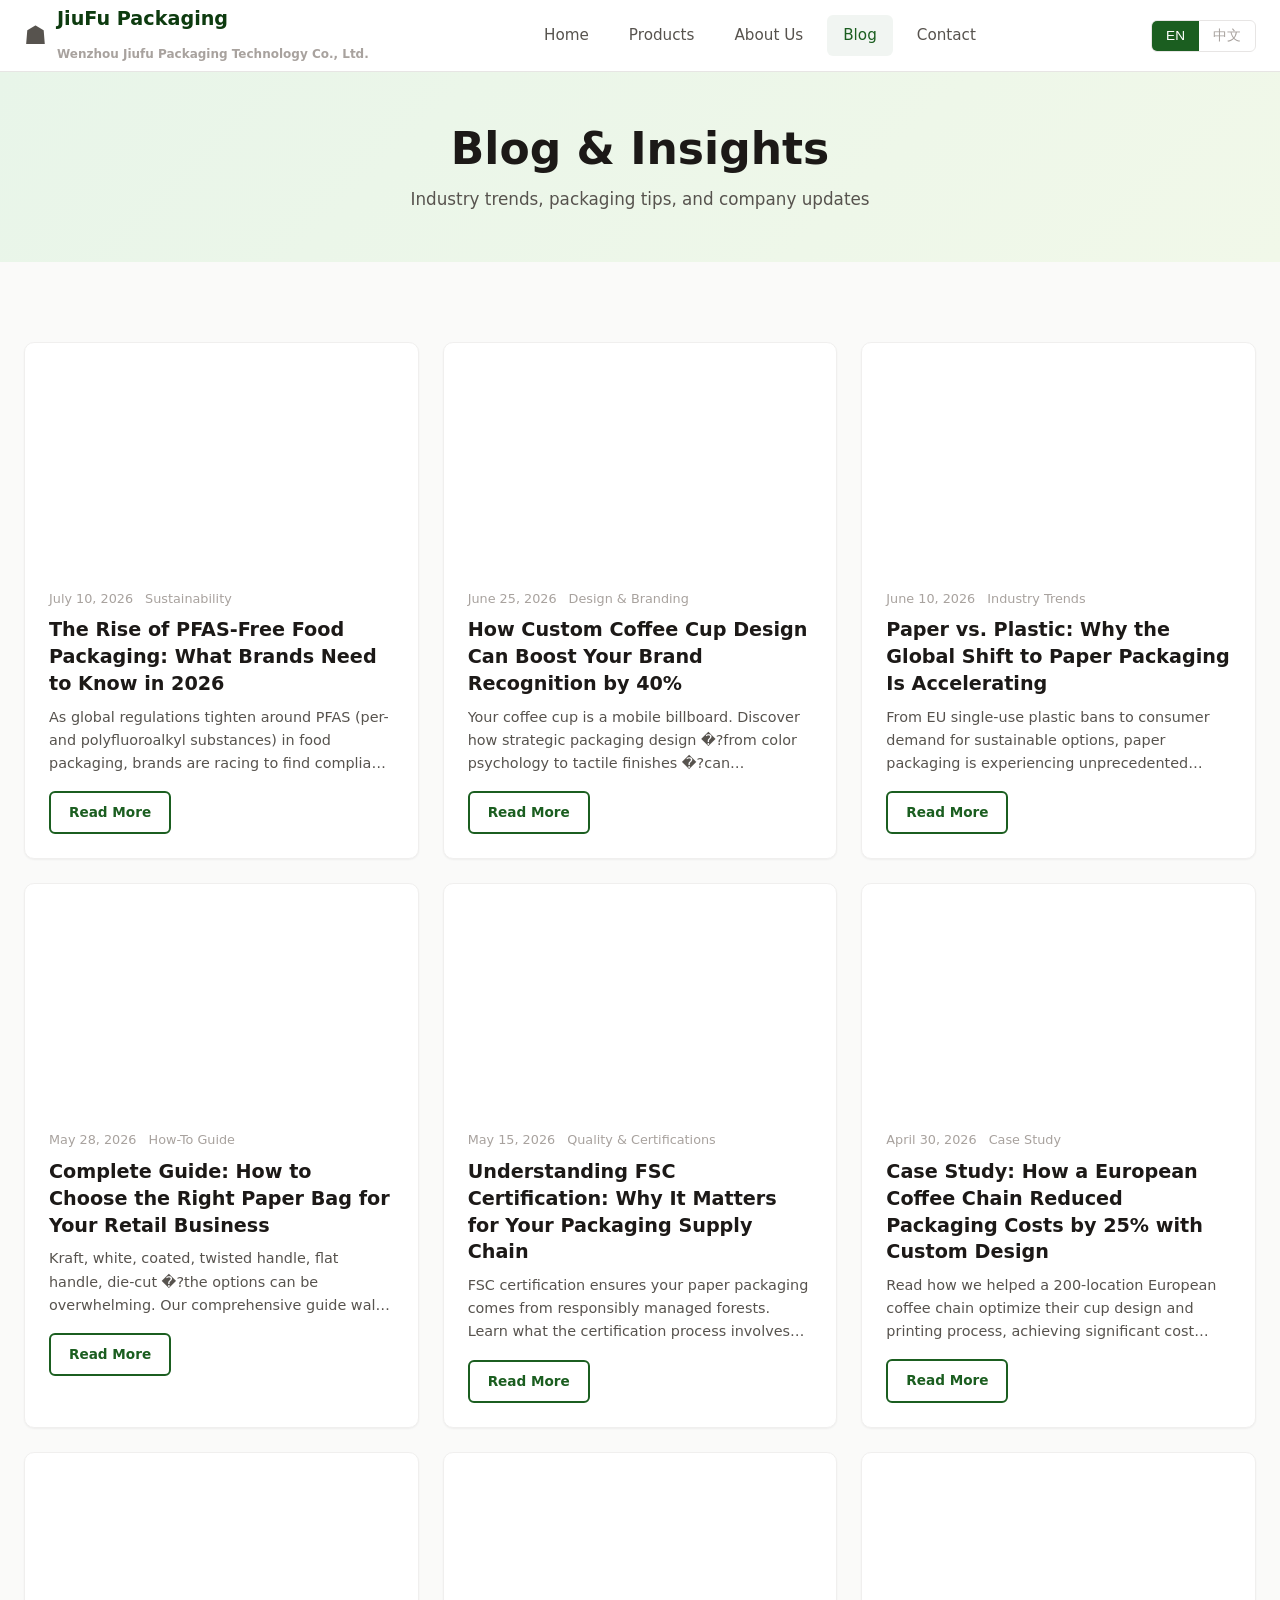
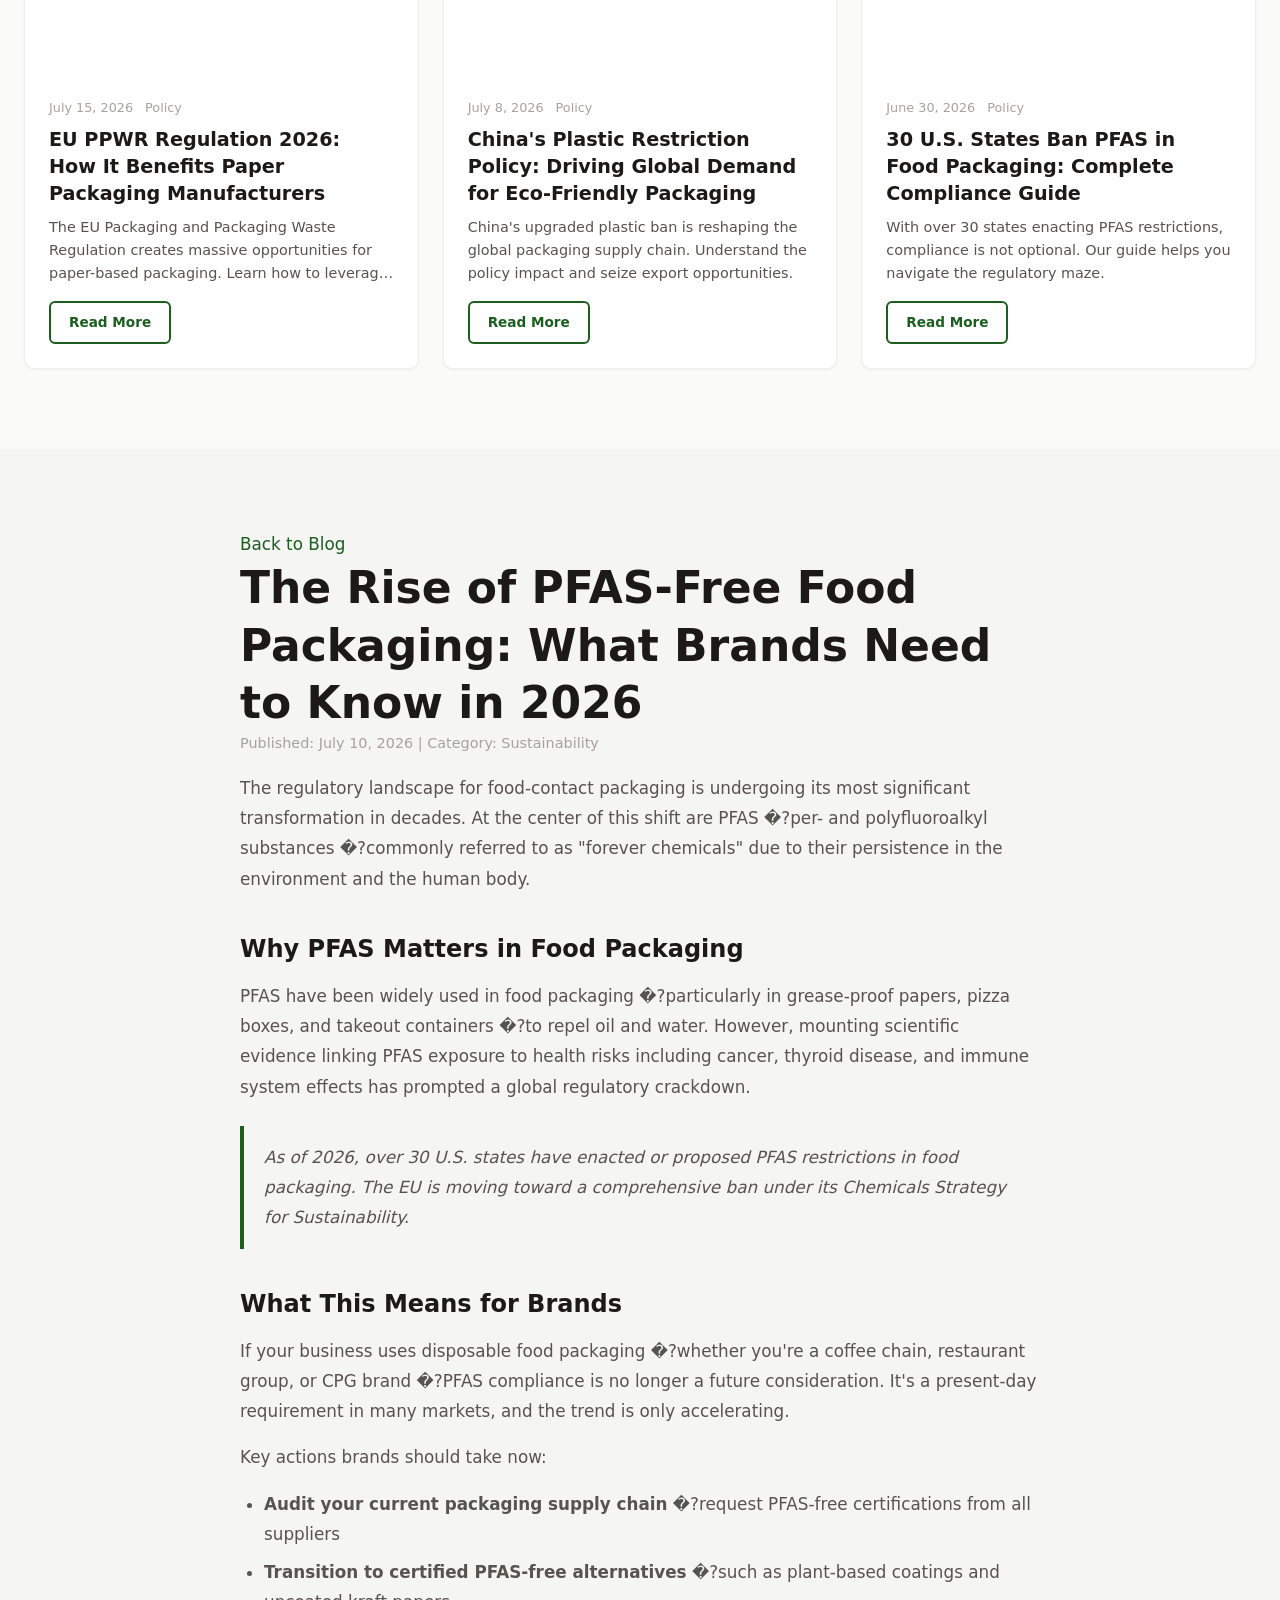
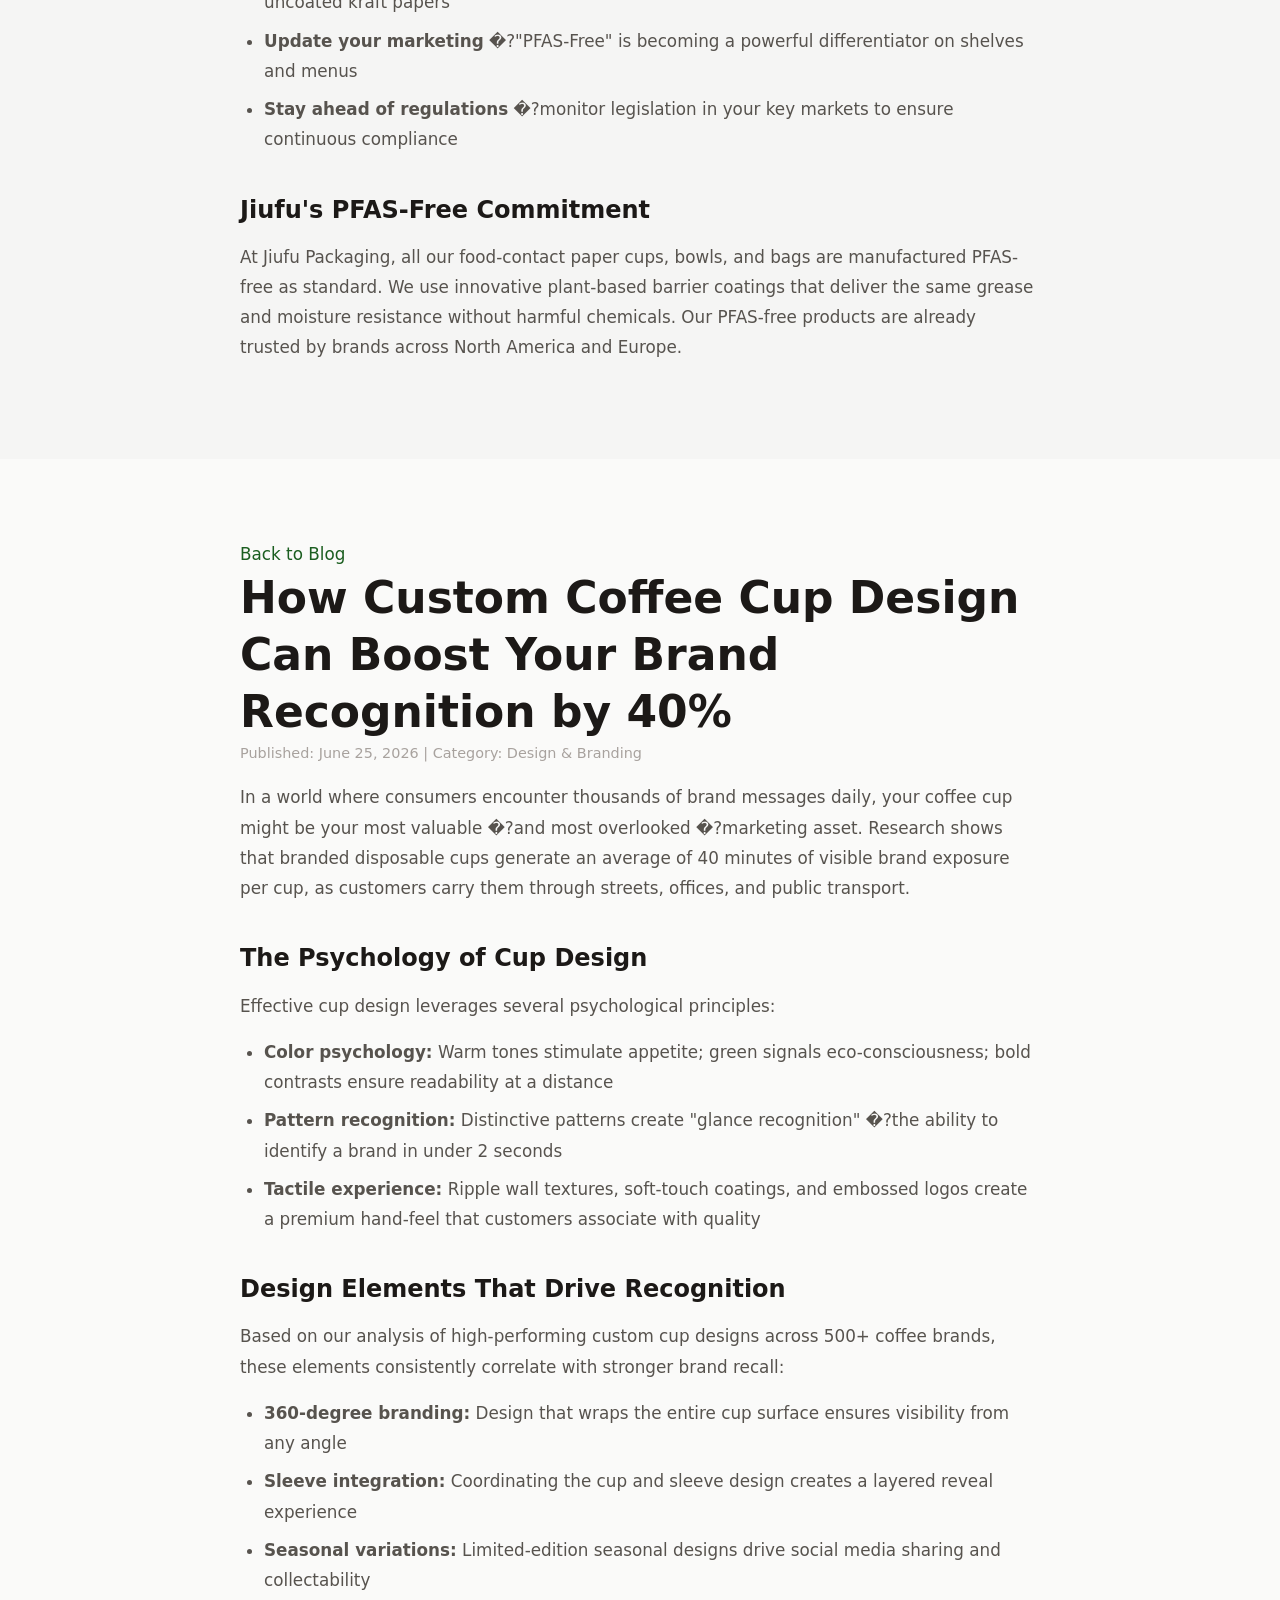
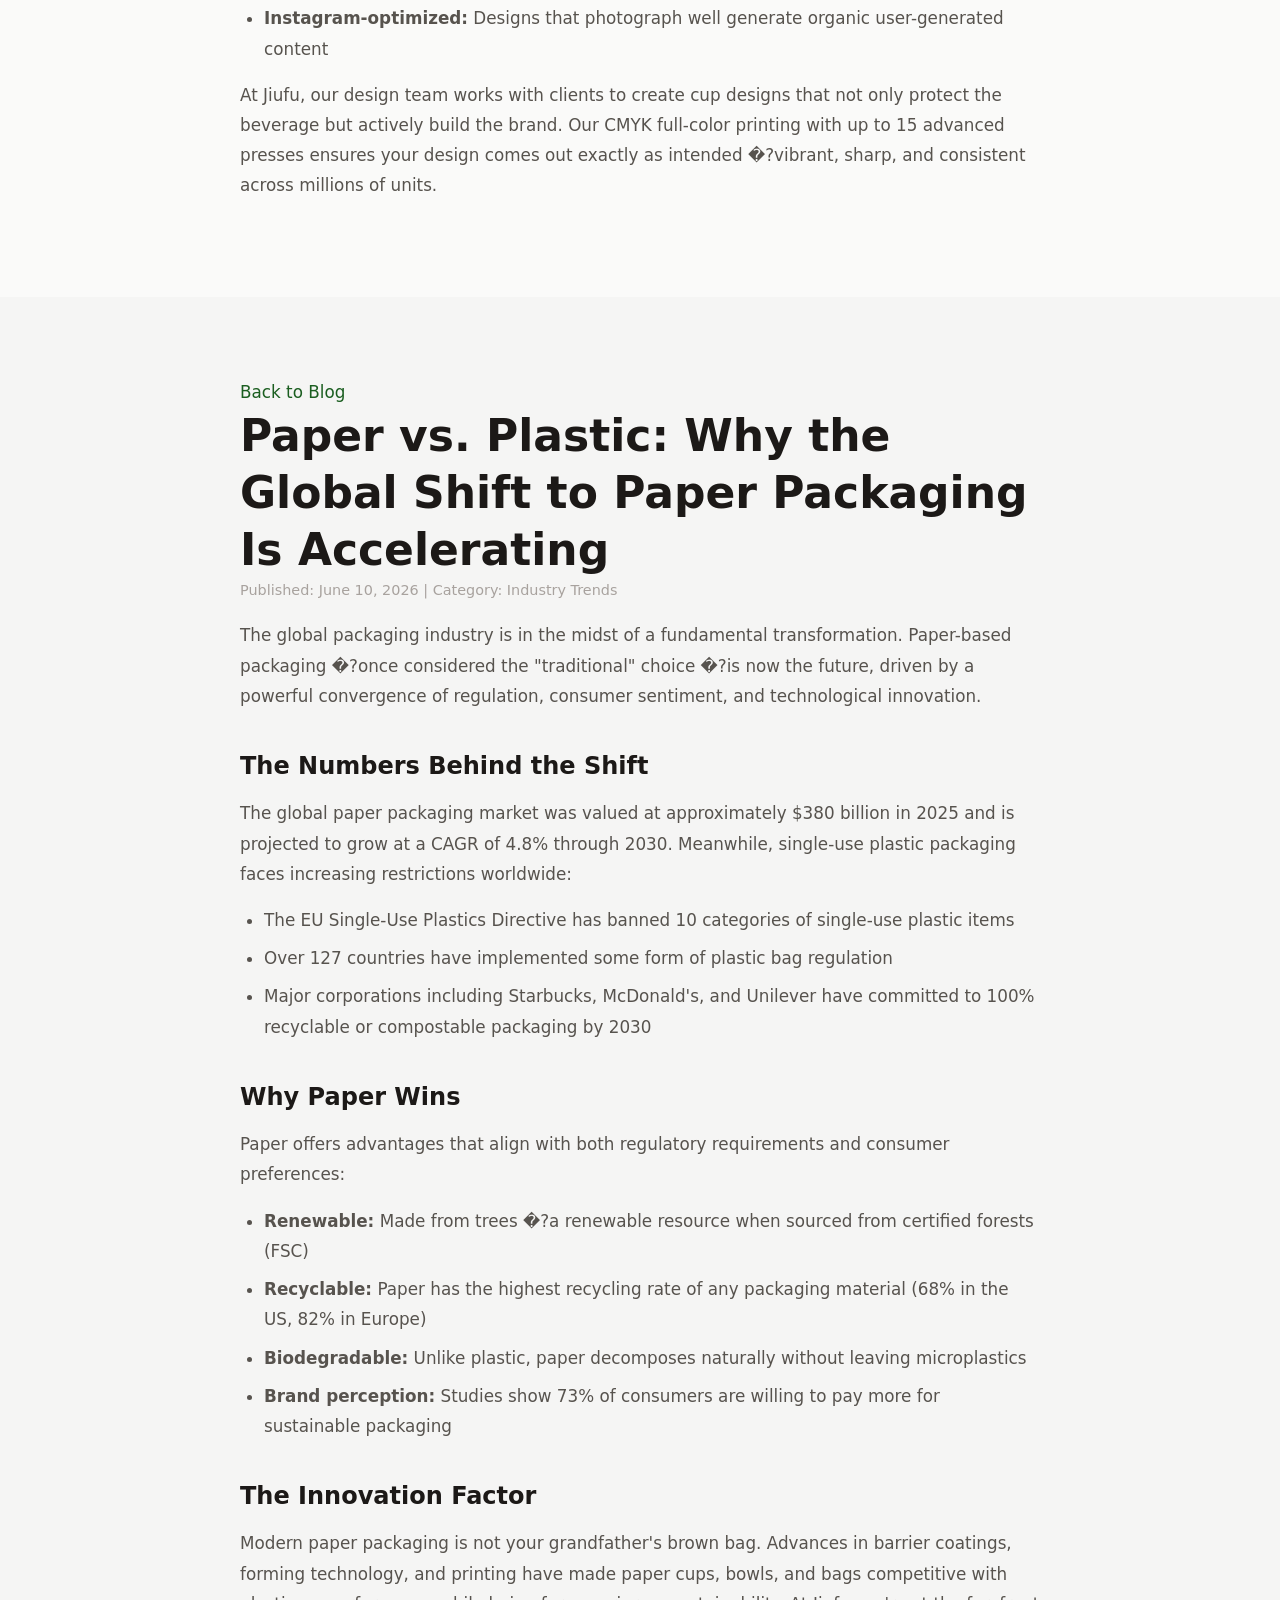
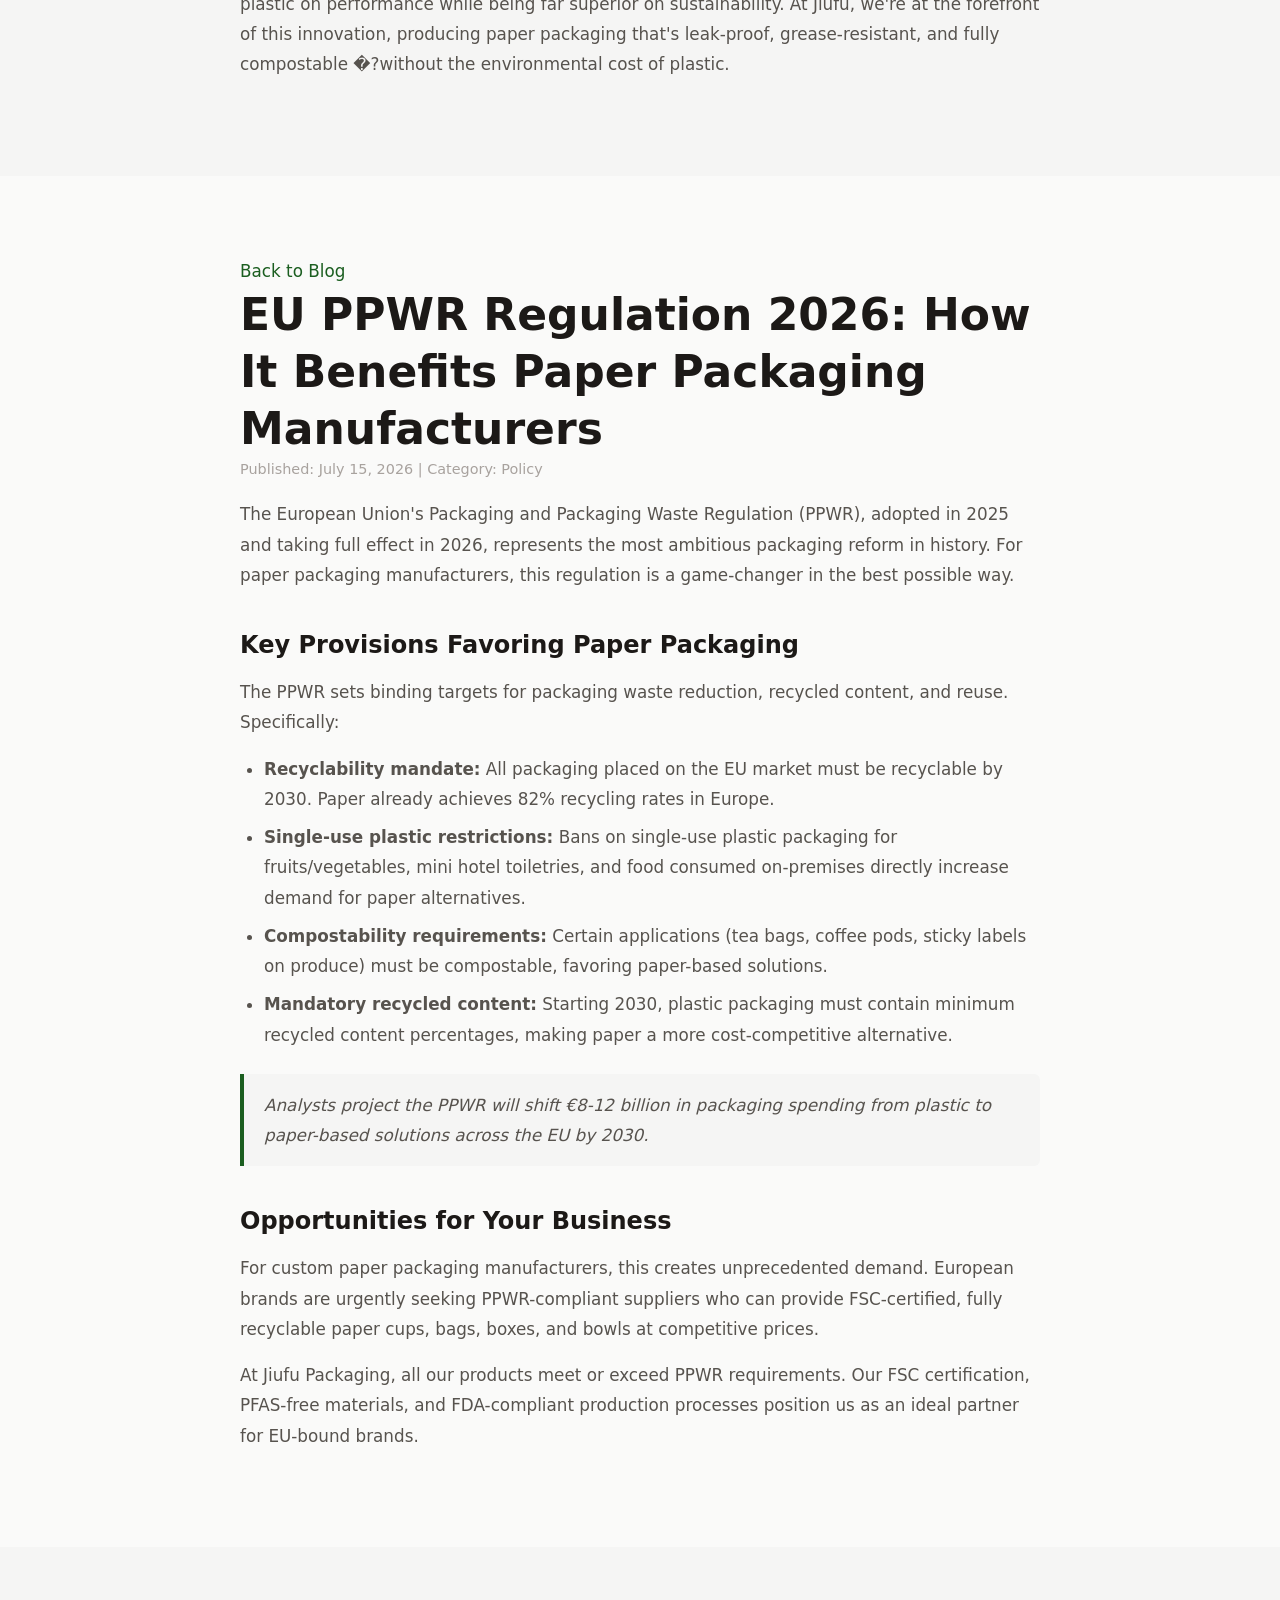
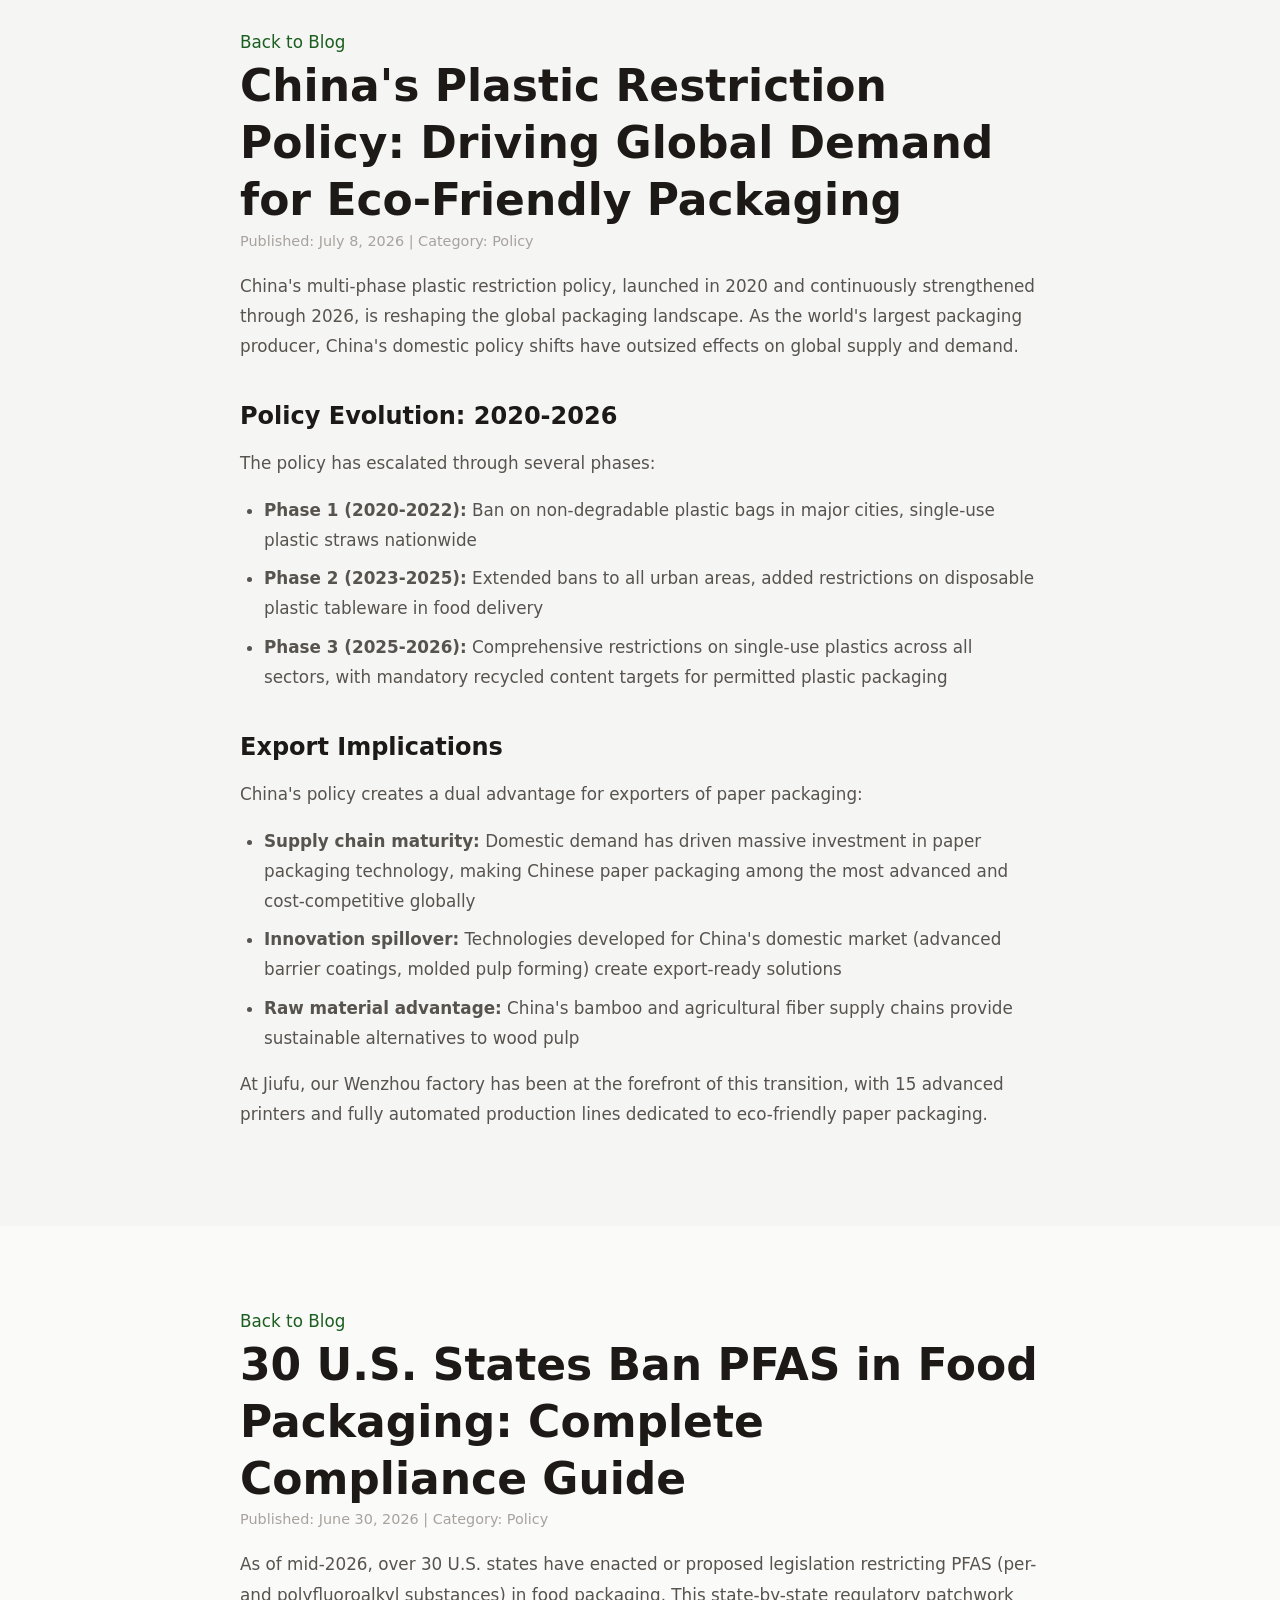
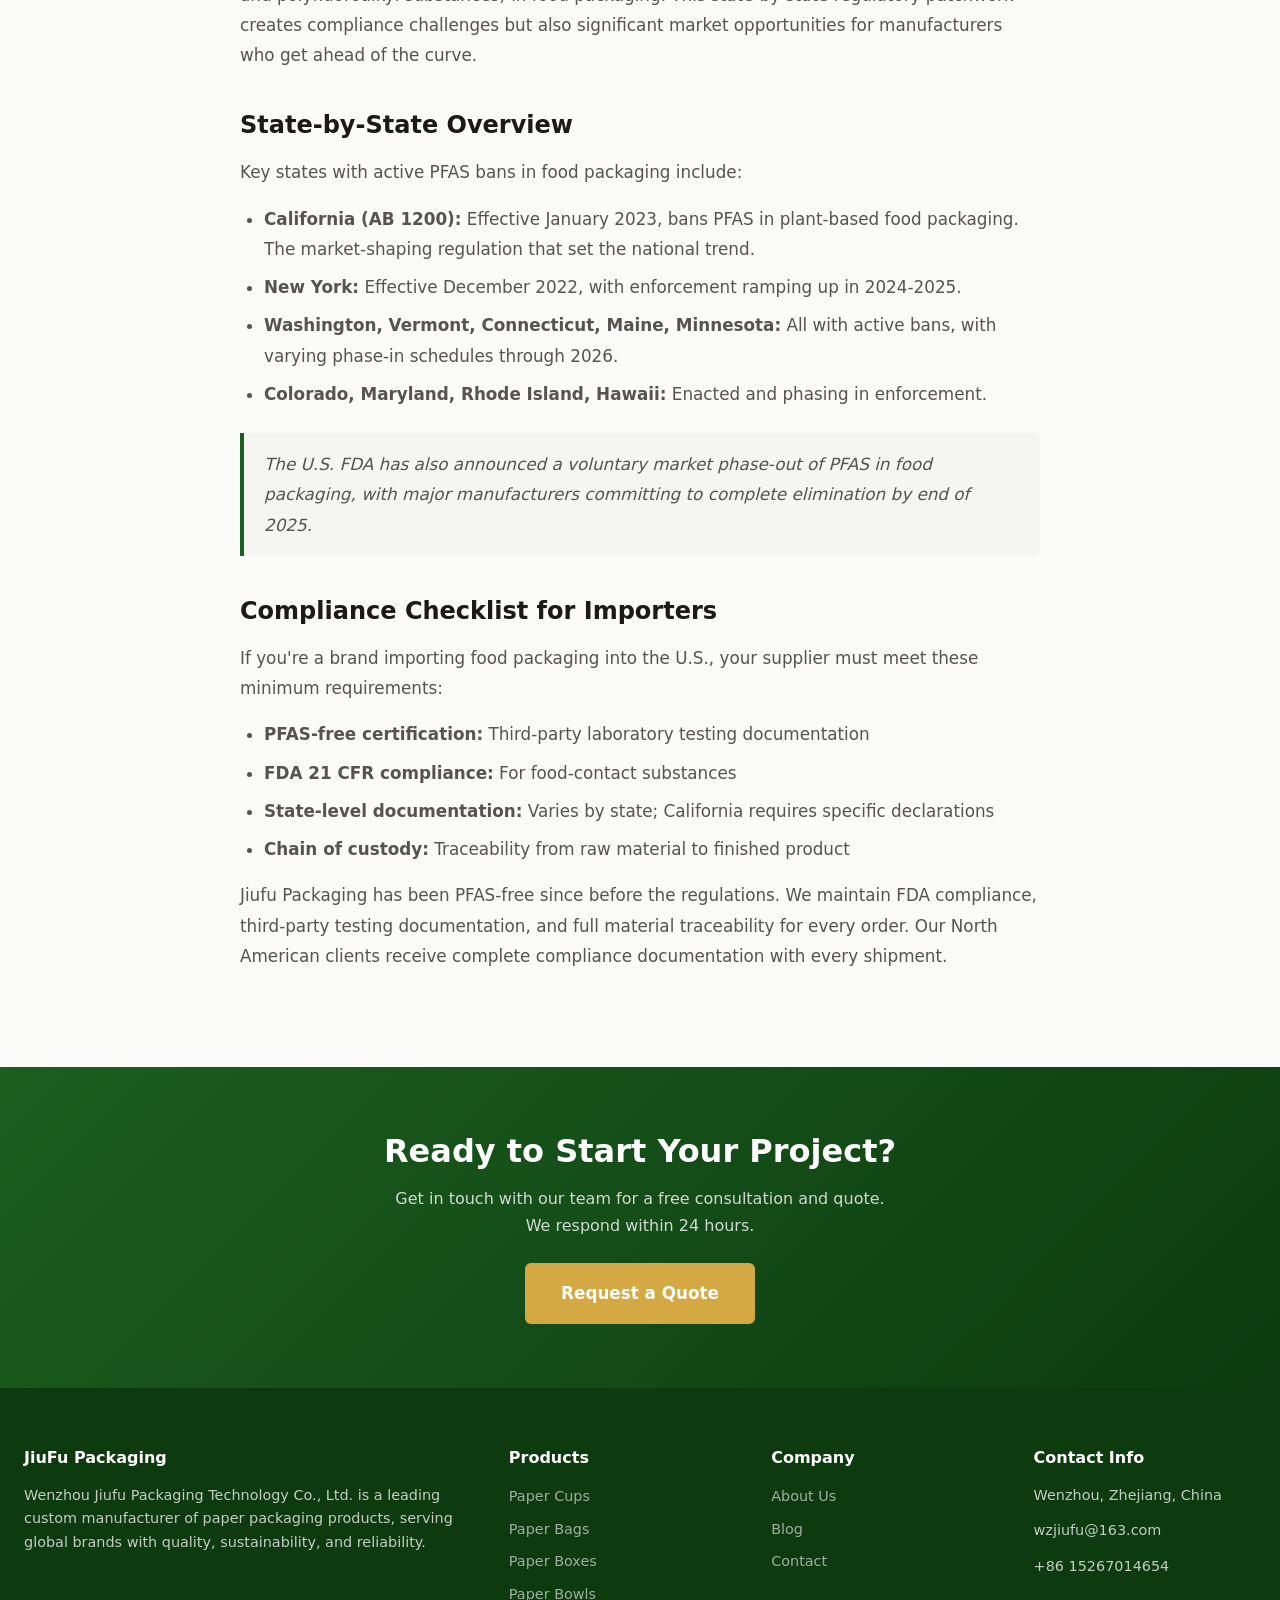
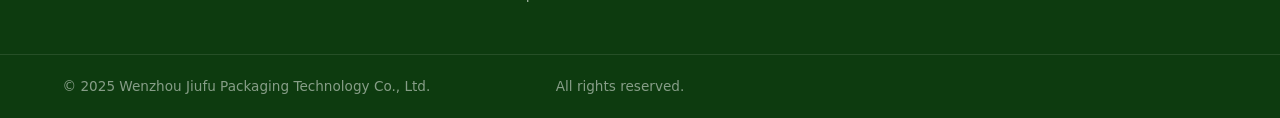
<file: blog.html>
<!DOCTYPE html>
<html lang="en">
<head>
  <meta charset="UTF-8">
  <meta name="viewport" content="width=device-width, initial-scale=1.0">
  <meta name="description" content="Jiufu Packaging Blog - Industry insights, packaging trends, eco-friendly tips, and company updates for custom paper packaging.">
  <title>Blog - Jiufu Packaging</title>
  <link rel="stylesheet" href="style.css">
</head>
<body>

<!-- Navigation -->
<nav class="navbar">
  <div class="container">
    <a href="index.html" class="nav-logo">
      <span style="font-size:1.6rem;">&#9751;</span>
      <div>
        <div style="font-weight:700;color:var(--primary-dark);">JiuFu Packaging</div>
        <span style="font-size:0.75rem;color:var(--text-muted);">Wenzhou Jiufu Packaging Technology Co., Ltd.</span>
      </div>
    </a>
    <div class="nav-links" id="navLinks">
      <a href="index.html" data-i18n="nav_home">Home</a>
      <a href="products.html" data-i18n="nav_products">Products</a>
      <a href="about.html" data-i18n="nav_about">About Us</a>
      <a href="blog.html" class="active" data-i18n="nav_blog">Blog</a>
      <a href="contact.html" data-i18n="nav_contact">Contact</a>
    </div>
    <div class="nav-right">
      <div class="lang-switch">
        <button data-lang="en" class="active">EN</button>
        <button data-lang="zh">中文</button>
      </div>
      <button class="menu-toggle" id="menuToggle" aria-label="Menu">
        <span></span><span></span><span></span>
      </button>
    </div>
  </div>
</nav>

<!-- Page Header -->
<section class="page-header">
  <div class="container">
    <h1 data-i18n="blog_title">Blog & Insights</h1>
    <p data-i18n="blog_subtitle">Industry trends, packaging tips, and company updates</p>
  </div>
</section>

<!-- Blog Grid -->
<section class="section">
  <div class="container">
    <div class="blog-grid">

      <!-- Article 1 -->
      <article class="blog-card">
        <div class="blog-img" style="background:url(https://sc02.alicdn.com/kf/A71e183a61d454898bccccd5b2fa0eb9c8.png) center/cover no-repeat;"></div>
        <div class="blog-body">
          <div class="blog-meta">
            <span>July 10, 2026</span>
            <span>Sustainability</span>
          </div>
          <h3>The Rise of PFAS-Free Food Packaging: What Brands Need to Know in 2026</h3>
          <p>As global regulations tighten around PFAS (per- and polyfluoroalkyl substances) in food packaging, brands are racing to find compliant alternatives. Learn why PFAS-free is no longer optional and how to transition your packaging supply chain.</p>
          <a href="blog.html#article1" class="btn btn-outline btn-sm mt-2" data-i18n="blog_readmore">Read More</a>
        </div>
      </article>

      <!-- Article 2 -->
      <article class="blog-card">
        <div class="blog-img" style="background:url(https://sc02.alicdn.com/kf/Ac77960b54d0a463da37b53bcc130eb570.png) center/cover no-repeat;"></div>
        <div class="blog-body">
          <div class="blog-meta">
            <span>June 25, 2026</span>
            <span>Design & Branding</span>
          </div>
          <h3>How Custom Coffee Cup Design Can Boost Your Brand Recognition by 40%</h3>
          <p>Your coffee cup is a mobile billboard. Discover how strategic packaging design �?from color psychology to tactile finishes �?can dramatically increase brand recall and customer loyalty.</p>
          <a href="blog.html#article2" class="btn btn-outline btn-sm mt-2" data-i18n="blog_readmore">Read More</a>
        </div>
      </article>

      <!-- Article 3 -->
      <article class="blog-card">
        <div class="blog-img" style="background:url(https://sc02.alicdn.com/kf/A8f15895853fb468f879259d0bb3d6352y.png) center/cover no-repeat;"></div>
        <div class="blog-body">
          <div class="blog-meta">
            <span>June 10, 2026</span>
            <span>Industry Trends</span>
          </div>
          <h3>Paper vs. Plastic: Why the Global Shift to Paper Packaging Is Accelerating</h3>
          <p>From EU single-use plastic bans to consumer demand for sustainable options, paper packaging is experiencing unprecedented growth. Explore the market data and what it means for your business.</p>
          <a href="blog.html#article3" class="btn btn-outline btn-sm mt-2" data-i18n="blog_readmore">Read More</a>
        </div>
      </article>

      <!-- Article 4 -->
      <article class="blog-card">
        <div class="blog-img" style="background:url(https://sc02.alicdn.com/@sc04/kf/H21e6f24115624529844eb340177d8b6dc/Newsense-Custom-Cloth-Black-Retail-with-Your.png_480x480.jpg) center/cover no-repeat;"></div>
        <div class="blog-body">
          <div class="blog-meta">
            <span>May 28, 2026</span>
            <span>How-To Guide</span>
          </div>
          <h3>Complete Guide: How to Choose the Right Paper Bag for Your Retail Business</h3>
          <p>Kraft, white, coated, twisted handle, flat handle, die-cut �?the options can be overwhelming. Our comprehensive guide walks you through material choices, handle types, and sizing for every retail scenario.</p>
          <a href="blog.html#article4" class="btn btn-outline btn-sm mt-2" data-i18n="blog_readmore">Read More</a>
        </div>
      </article>

      <!-- Article 5 -->
      <article class="blog-card">
        <div class="blog-img" style="background:url(https://sc02.alicdn.com/@sc04/kf/H39faba8554174e3984ac67c2c3da71faU/Wholesale-Double-Wall-Kraft-Paper-Cups-with.png_480x480.jpg) center/cover no-repeat;"></div>
        <div class="blog-body">
          <div class="blog-meta">
            <span>May 15, 2026</span>
            <span>Quality & Certifications</span>
          </div>
          <h3>Understanding FSC Certification: Why It Matters for Your Packaging Supply Chain</h3>
          <p>FSC certification ensures your paper packaging comes from responsibly managed forests. Learn what the certification process involves and how it strengthens your brand's sustainability claims.</p>
          <a href="blog.html#article5" class="btn btn-outline btn-sm mt-2" data-i18n="blog_readmore">Read More</a>
        </div>
      </article>

      <!-- Article 6 -->
      <article class="blog-card">
        <div class="blog-img" style="background:url(https://sc02.alicdn.com/@sc04/kf/Hdca69699479b4b4e9a72cdf1a26efa25S/Premium-Double-Wall-Ripple-Paper-Coffee-Cups.png_480x480.jpg) center/cover no-repeat;"></div>
        <div class="blog-body">
          <div class="blog-meta">
            <span>April 30, 2026</span>
            <span>Case Study</span>
          </div>
          <h3>Case Study: How a European Coffee Chain Reduced Packaging Costs by 25% with Custom Design</h3>
          <p>Read how we helped a 200-location European coffee chain optimize their cup design and printing process, achieving significant cost savings while enhancing brand consistency across all stores.</p>
          <a href="blog.html#article6" class="btn btn-outline btn-sm mt-2" data-i18n="blog_readmore">Read More</a>
        </div>
      </article>

      <!-- Article 7: Policy -->
      <article class="blog-card">
        <div class="blog-img" style="background:url(https://sc02.alicdn.com/@sc04/kf/H21e6f24115624529844eb340177d8b6dc/Newsense-Custom-Cloth-Black-Retail-with-Your.png_480x480.jpg) center/cover no-repeat;"></div>
        <div class="blog-body">
          <div class="blog-meta"><span>July 15, 2026</span><span>Policy</span></div>
          <h3>EU PPWR Regulation 2026: How It Benefits Paper Packaging Manufacturers</h3>
          <p>The EU Packaging and Packaging Waste Regulation creates massive opportunities for paper-based packaging. Learn how to leverage these policy tailwinds.</p>
          <a href="blog.html#article7" class="btn btn-outline btn-sm mt-2" data-i18n="blog_readmore">Read More</a>
        </div>
      </article>
      <!-- Article 8: Policy -->
      <article class="blog-card">
        <div class="blog-img" style="background:url(https://sc02.alicdn.com/@sc04/kf/H39faba8554174e3984ac67c2c3da71faU/Wholesale-Double-Wall-Kraft-Paper-Cups-with.png_480x480.jpg) center/cover no-repeat;"></div>
        <div class="blog-body">
          <div class="blog-meta"><span>July 8, 2026</span><span>Policy</span></div>
          <h3>China's Plastic Restriction Policy: Driving Global Demand for Eco-Friendly Packaging</h3>
          <p>China's upgraded plastic ban is reshaping the global packaging supply chain. Understand the policy impact and seize export opportunities.</p>
          <a href="blog.html#article8" class="btn btn-outline btn-sm mt-2" data-i18n="blog_readmore">Read More</a>
        </div>
      </article>
      <!-- Article 9: Policy -->
      <article class="blog-card">
        <div class="blog-img" style="background:url(https://sc02.alicdn.com/@sc04/kf/Hdca69699479b4b4e9a72cdf1a26efa25S/Premium-Double-Wall-Ripple-Paper-Coffee-Cups.png_480x480.jpg) center/cover no-repeat;"></div>
        <div class="blog-body">
          <div class="blog-meta"><span>June 30, 2026</span><span>Policy</span></div>
          <h3>30 U.S. States Ban PFAS in Food Packaging: Complete Compliance Guide</h3>
          <p>With over 30 states enacting PFAS restrictions, compliance is not optional. Our guide helps you navigate the regulatory maze.</p>
          <a href="blog.html#article9" class="btn btn-outline btn-sm mt-2" data-i18n="blog_readmore">Read More</a>
        </div>
      </article>

    </div>
  </div>
</section>

<!-- Full Articles (Linked from cards) -->
<section class="section section-gray" id="article1">
  <div class="container">
    <div class="article-content">
      <a href="blog.html" data-i18n="blog_back">Back to Blog</a>
      <h1>The Rise of PFAS-Free Food Packaging: What Brands Need to Know in 2026</h1>
      <p style="color:var(--text-muted);font-size:0.9rem;">Published: July 10, 2026 | Category: Sustainability</p>

      <p>The regulatory landscape for food-contact packaging is undergoing its most significant transformation in decades. At the center of this shift are PFAS �?per- and polyfluoroalkyl substances �?commonly referred to as "forever chemicals" due to their persistence in the environment and the human body.</p>

      <h2>Why PFAS Matters in Food Packaging</h2>
      <p>PFAS have been widely used in food packaging �?particularly in grease-proof papers, pizza boxes, and takeout containers �?to repel oil and water. However, mounting scientific evidence linking PFAS exposure to health risks including cancer, thyroid disease, and immune system effects has prompted a global regulatory crackdown.</p>

      <blockquote>As of 2026, over 30 U.S. states have enacted or proposed PFAS restrictions in food packaging. The EU is moving toward a comprehensive ban under its Chemicals Strategy for Sustainability.</blockquote>

      <h2>What This Means for Brands</h2>
      <p>If your business uses disposable food packaging �?whether you're a coffee chain, restaurant group, or CPG brand �?PFAS compliance is no longer a future consideration. It's a present-day requirement in many markets, and the trend is only accelerating.</p>
      <p>Key actions brands should take now:</p>
      <ul>
        <li><strong>Audit your current packaging supply chain</strong> �?request PFAS-free certifications from all suppliers</li>
        <li><strong>Transition to certified PFAS-free alternatives</strong> �?such as plant-based coatings and uncoated kraft papers</li>
        <li><strong>Update your marketing</strong> �?"PFAS-Free" is becoming a powerful differentiator on shelves and menus</li>
        <li><strong>Stay ahead of regulations</strong> �?monitor legislation in your key markets to ensure continuous compliance</li>
      </ul>

      <h2>Jiufu's PFAS-Free Commitment</h2>
      <p>At Jiufu Packaging, all our food-contact paper cups, bowls, and bags are manufactured PFAS-free as standard. We use innovative plant-based barrier coatings that deliver the same grease and moisture resistance without harmful chemicals. Our PFAS-free products are already trusted by brands across North America and Europe.</p>
    </div>
  </div>
</section>

<section class="section" id="article2">
  <div class="container">
    <div class="article-content">
      <a href="blog.html" data-i18n="blog_back">Back to Blog</a>
      <h1>How Custom Coffee Cup Design Can Boost Your Brand Recognition by 40%</h1>
      <p style="color:var(--text-muted);font-size:0.9rem;">Published: June 25, 2026 | Category: Design & Branding</p>

      <p>In a world where consumers encounter thousands of brand messages daily, your coffee cup might be your most valuable �?and most overlooked �?marketing asset. Research shows that branded disposable cups generate an average of 40 minutes of visible brand exposure per cup, as customers carry them through streets, offices, and public transport.</p>

      <h2>The Psychology of Cup Design</h2>
      <p>Effective cup design leverages several psychological principles:</p>
      <ul>
        <li><strong>Color psychology:</strong> Warm tones stimulate appetite; green signals eco-consciousness; bold contrasts ensure readability at a distance</li>
        <li><strong>Pattern recognition:</strong> Distinctive patterns create "glance recognition" �?the ability to identify a brand in under 2 seconds</li>
        <li><strong>Tactile experience:</strong> Ripple wall textures, soft-touch coatings, and embossed logos create a premium hand-feel that customers associate with quality</li>
      </ul>

      <h2>Design Elements That Drive Recognition</h2>
      <p>Based on our analysis of high-performing custom cup designs across 500+ coffee brands, these elements consistently correlate with stronger brand recall:</p>
      <ul>
        <li><strong>360-degree branding:</strong> Design that wraps the entire cup surface ensures visibility from any angle</li>
        <li><strong>Sleeve integration:</strong> Coordinating the cup and sleeve design creates a layered reveal experience</li>
        <li><strong>Seasonal variations:</strong> Limited-edition seasonal designs drive social media sharing and collectability</li>
        <li><strong>Instagram-optimized:</strong> Designs that photograph well generate organic user-generated content</li>
      </ul>

      <p>At Jiufu, our design team works with clients to create cup designs that not only protect the beverage but actively build the brand. Our CMYK full-color printing with up to 15 advanced presses ensures your design comes out exactly as intended �?vibrant, sharp, and consistent across millions of units.</p>
    </div>
  </div>
</section>

<section class="section section-gray" id="article3">
  <div class="container">
    <div class="article-content">
      <a href="blog.html" data-i18n="blog_back">Back to Blog</a>
      <h1>Paper vs. Plastic: Why the Global Shift to Paper Packaging Is Accelerating</h1>
      <p style="color:var(--text-muted);font-size:0.9rem;">Published: June 10, 2026 | Category: Industry Trends</p>

      <p>The global packaging industry is in the midst of a fundamental transformation. Paper-based packaging �?once considered the "traditional" choice �?is now the future, driven by a powerful convergence of regulation, consumer sentiment, and technological innovation.</p>

      <h2>The Numbers Behind the Shift</h2>
      <p>The global paper packaging market was valued at approximately $380 billion in 2025 and is projected to grow at a CAGR of 4.8% through 2030. Meanwhile, single-use plastic packaging faces increasing restrictions worldwide:</p>
      <ul>
        <li>The EU Single-Use Plastics Directive has banned 10 categories of single-use plastic items</li>
        <li>Over 127 countries have implemented some form of plastic bag regulation</li>
        <li>Major corporations including Starbucks, McDonald's, and Unilever have committed to 100% recyclable or compostable packaging by 2030</li>
      </ul>

      <h2>Why Paper Wins</h2>
      <p>Paper offers advantages that align with both regulatory requirements and consumer preferences:</p>
      <ul>
        <li><strong>Renewable:</strong> Made from trees �?a renewable resource when sourced from certified forests (FSC)</li>
        <li><strong>Recyclable:</strong> Paper has the highest recycling rate of any packaging material (68% in the US, 82% in Europe)</li>
        <li><strong>Biodegradable:</strong> Unlike plastic, paper decomposes naturally without leaving microplastics</li>
        <li><strong>Brand perception:</strong> Studies show 73% of consumers are willing to pay more for sustainable packaging</li>
      </ul>

      <h2>The Innovation Factor</h2>
      <p>Modern paper packaging is not your grandfather's brown bag. Advances in barrier coatings, forming technology, and printing have made paper cups, bowls, and bags competitive with plastic on performance while being far superior on sustainability. At Jiufu, we're at the forefront of this innovation, producing paper packaging that's leak-proof, grease-resistant, and fully compostable �?without the environmental cost of plastic.</p>
    </div>
  </div>
</section>

<!-- Policy Articles -->
<section class="section" id="article7">
  <div class="container">
    <div class="article-content">
      <a href="blog.html" data-i18n="blog_back">Back to Blog</a>
      <h1>EU PPWR Regulation 2026: How It Benefits Paper Packaging Manufacturers</h1>
      <p style="color:var(--text-muted);font-size:0.9rem;">Published: July 15, 2026 | Category: Policy</p>
      <p>The European Union's Packaging and Packaging Waste Regulation (PPWR), adopted in 2025 and taking full effect in 2026, represents the most ambitious packaging reform in history. For paper packaging manufacturers, this regulation is a game-changer in the best possible way.</p>
      <h2>Key Provisions Favoring Paper Packaging</h2>
      <p>The PPWR sets binding targets for packaging waste reduction, recycled content, and reuse. Specifically:</p>
      <ul>
        <li><strong>Recyclability mandate:</strong> All packaging placed on the EU market must be recyclable by 2030. Paper already achieves 82% recycling rates in Europe.</li>
        <li><strong>Single-use plastic restrictions:</strong> Bans on single-use plastic packaging for fruits/vegetables, mini hotel toiletries, and food consumed on-premises directly increase demand for paper alternatives.</li>
        <li><strong>Compostability requirements:</strong> Certain applications (tea bags, coffee pods, sticky labels on produce) must be compostable, favoring paper-based solutions.</li>
        <li><strong>Mandatory recycled content:</strong> Starting 2030, plastic packaging must contain minimum recycled content percentages, making paper a more cost-competitive alternative.</li>
      </ul>
      <blockquote>Analysts project the PPWR will shift €8-12 billion in packaging spending from plastic to paper-based solutions across the EU by 2030.</blockquote>
      <h2>Opportunities for Your Business</h2>
      <p>For custom paper packaging manufacturers, this creates unprecedented demand. European brands are urgently seeking PPWR-compliant suppliers who can provide FSC-certified, fully recyclable paper cups, bags, boxes, and bowls at competitive prices.</p>
      <p>At Jiufu Packaging, all our products meet or exceed PPWR requirements. Our FSC certification, PFAS-free materials, and FDA-compliant production processes position us as an ideal partner for EU-bound brands.</p>
    </div>
  </div>
</section>

<section class="section section-gray" id="article8">
  <div class="container">
    <div class="article-content">
      <a href="blog.html" data-i18n="blog_back">Back to Blog</a>
      <h1>China's Plastic Restriction Policy: Driving Global Demand for Eco-Friendly Packaging</h1>
      <p style="color:var(--text-muted);font-size:0.9rem;">Published: July 8, 2026 | Category: Policy</p>
      <p>China's multi-phase plastic restriction policy, launched in 2020 and continuously strengthened through 2026, is reshaping the global packaging landscape. As the world's largest packaging producer, China's domestic policy shifts have outsized effects on global supply and demand.</p>
      <h2>Policy Evolution: 2020-2026</h2>
      <p>The policy has escalated through several phases:</p>
      <ul>
        <li><strong>Phase 1 (2020-2022):</strong> Ban on non-degradable plastic bags in major cities, single-use plastic straws nationwide</li>
        <li><strong>Phase 2 (2023-2025):</strong> Extended bans to all urban areas, added restrictions on disposable plastic tableware in food delivery</li>
        <li><strong>Phase 3 (2025-2026):</strong> Comprehensive restrictions on single-use plastics across all sectors, with mandatory recycled content targets for permitted plastic packaging</li>
      </ul>
      <h2>Export Implications</h2>
      <p>China's policy creates a dual advantage for exporters of paper packaging:</p>
      <ul>
        <li><strong>Supply chain maturity:</strong> Domestic demand has driven massive investment in paper packaging technology, making Chinese paper packaging among the most advanced and cost-competitive globally</li>
        <li><strong>Innovation spillover:</strong> Technologies developed for China's domestic market (advanced barrier coatings, molded pulp forming) create export-ready solutions</li>
        <li><strong>Raw material advantage:</strong> China's bamboo and agricultural fiber supply chains provide sustainable alternatives to wood pulp</li>
      </ul>
      <p>At Jiufu, our Wenzhou factory has been at the forefront of this transition, with 15 advanced printers and fully automated production lines dedicated to eco-friendly paper packaging.</p>
    </div>
  </div>
</section>

<section class="section" id="article9">
  <div class="container">
    <div class="article-content">
      <a href="blog.html" data-i18n="blog_back">Back to Blog</a>
      <h1>30 U.S. States Ban PFAS in Food Packaging: Complete Compliance Guide</h1>
      <p style="color:var(--text-muted);font-size:0.9rem;">Published: June 30, 2026 | Category: Policy</p>
      <p>As of mid-2026, over 30 U.S. states have enacted or proposed legislation restricting PFAS (per- and polyfluoroalkyl substances) in food packaging. This state-by-state regulatory patchwork creates compliance challenges but also significant market opportunities for manufacturers who get ahead of the curve.</p>
      <h2>State-by-State Overview</h2>
      <p>Key states with active PFAS bans in food packaging include:</p>
      <ul>
        <li><strong>California (AB 1200):</strong> Effective January 2023, bans PFAS in plant-based food packaging. The market-shaping regulation that set the national trend.</li>
        <li><strong>New York:</strong> Effective December 2022, with enforcement ramping up in 2024-2025.</li>
        <li><strong>Washington, Vermont, Connecticut, Maine, Minnesota:</strong> All with active bans, with varying phase-in schedules through 2026.</li>
        <li><strong>Colorado, Maryland, Rhode Island, Hawaii:</strong> Enacted and phasing in enforcement.</li>
      </ul>
      <blockquote>The U.S. FDA has also announced a voluntary market phase-out of PFAS in food packaging, with major manufacturers committing to complete elimination by end of 2025.</blockquote>
      <h2>Compliance Checklist for Importers</h2>
      <p>If you're a brand importing food packaging into the U.S., your supplier must meet these minimum requirements:</p>
      <ul>
        <li><strong>PFAS-free certification:</strong> Third-party laboratory testing documentation</li>
        <li><strong>FDA 21 CFR compliance:</strong> For food-contact substances</li>
        <li><strong>State-level documentation:</strong> Varies by state; California requires specific declarations</li>
        <li><strong>Chain of custody:</strong> Traceability from raw material to finished product</li>
      </ul>
      <p>Jiufu Packaging has been PFAS-free since before the regulations. We maintain FDA compliance, third-party testing documentation, and full material traceability for every order. Our North American clients receive complete compliance documentation with every shipment.</p>
    </div>
  </div>
</section>

<!-- CTA -->
<section class="cta-section">
  <div class="container">
    <h2>Ready to Start Your Project?</h2>
    <p>Get in touch with our team for a free consultation and quote. We respond within 24 hours.</p>
    <a href="contact.html" class="btn btn-accent btn-lg" data-i18n="home_hero_btn2">Request a Quote</a>
  </div>
</section>

<!-- Footer -->
<footer class="footer">
  <div class="container">
    <div class="footer-col">
      <h4>JiuFu Packaging</h4>
      <p data-i18n="footer_about">Wenzhou Jiufu Packaging Technology Co., Ltd. is a leading custom manufacturer of paper packaging products, serving global brands with quality, sustainability, and reliability.</p>
    </div>
    <div class="footer-col">
      <h4 data-i18n="footer_products">Products</h4>
      <a href="products.html">Paper Cups</a>
      <a href="products.html">Paper Bags</a>
      <a href="products.html">Paper Boxes</a>
      <a href="products.html">Paper Bowls</a>
    </div>
    <div class="footer-col">
      <h4 data-i18n="footer_company">Company</h4>
      <a href="about.html">About Us</a>
      <a href="blog.html">Blog</a>
      <a href="contact.html">Contact</a>
    </div>
    <div class="footer-col">
      <h4 data-i18n="footer_contact">Contact Info</h4>
      <p>Wenzhou, Zhejiang, China</p>
      <p>wzjiufu@163.com</p>
      <p>+86 15267014654</p>
    </div>
  </div>
  <div class="footer-bottom">
    <div class="container">
      &copy; 2025 Wenzhou Jiufu Packaging Technology Co., Ltd. <span data-i18n="footer_copyright">All rights reserved.</span>
    </div>
  </div>
</footer>

<script src="i18n.js"></script>
<script src="main.js"></script>
</body>
</html>
</file>
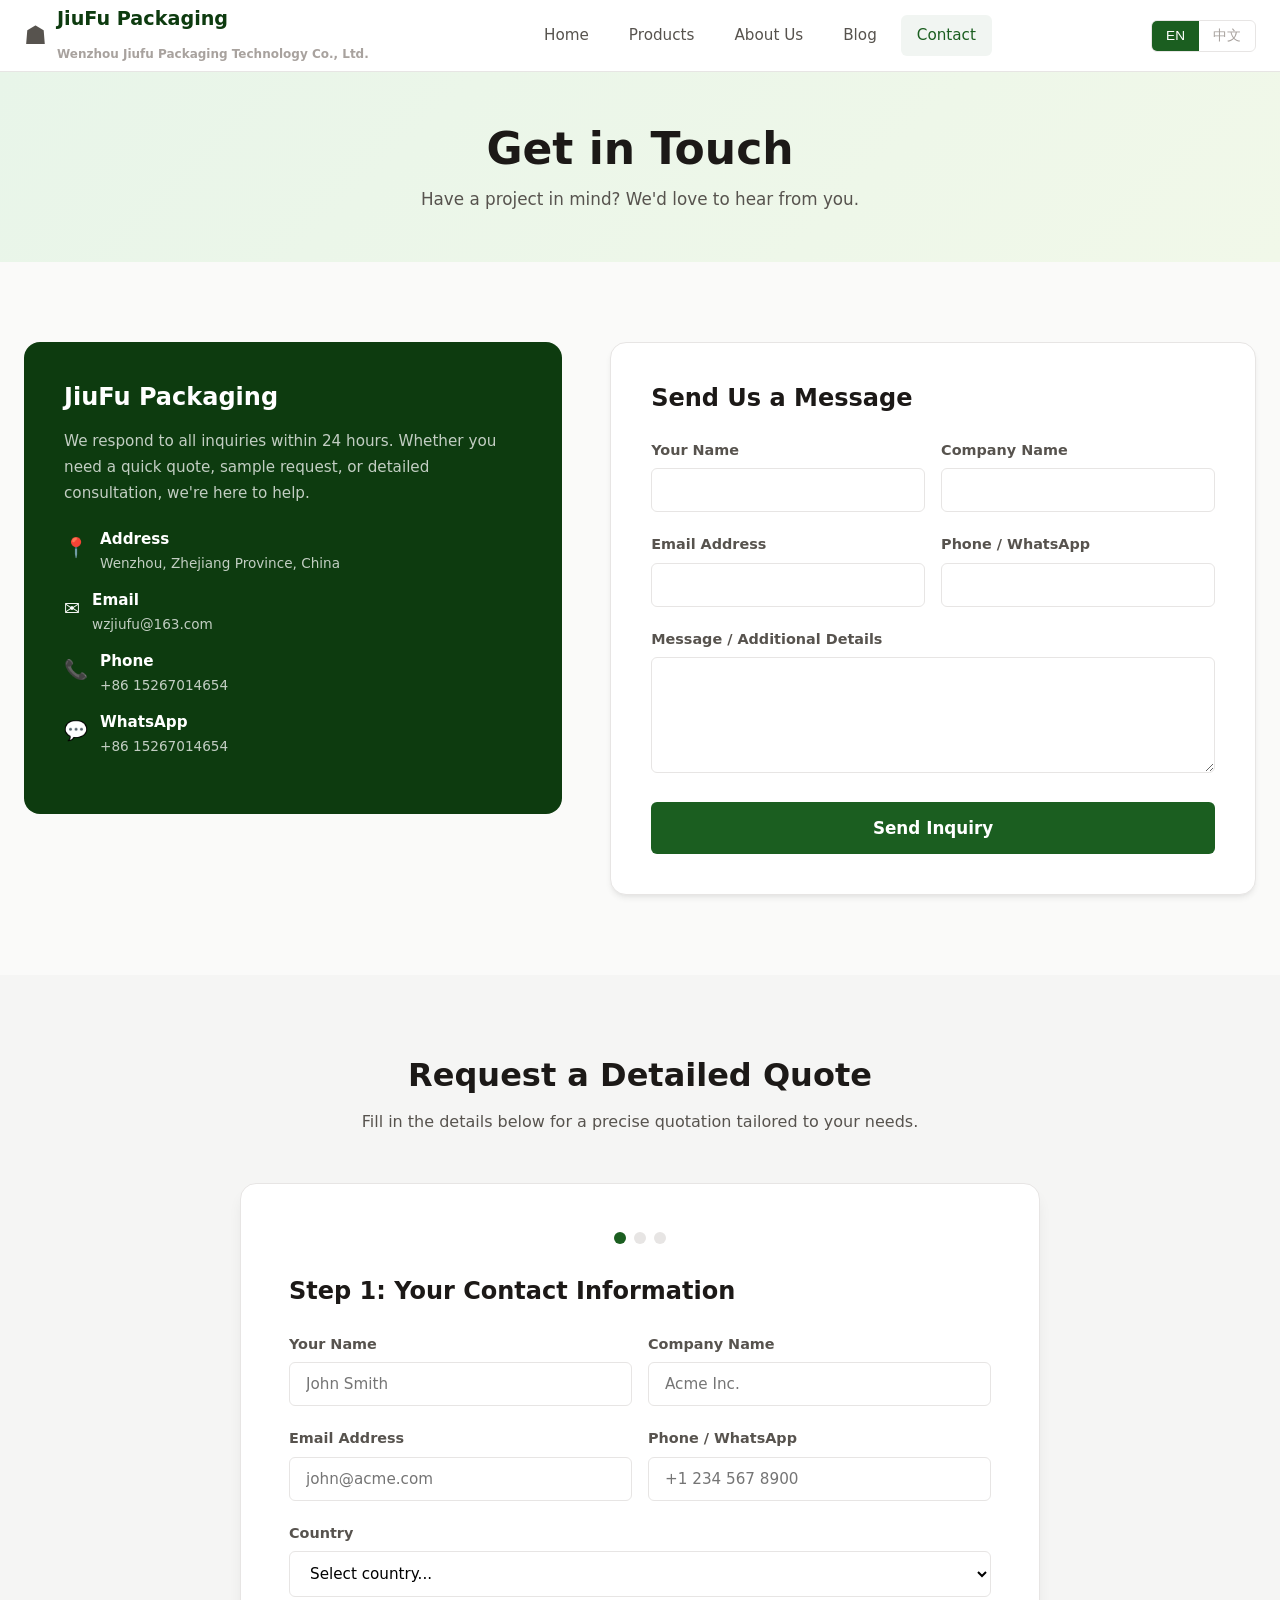
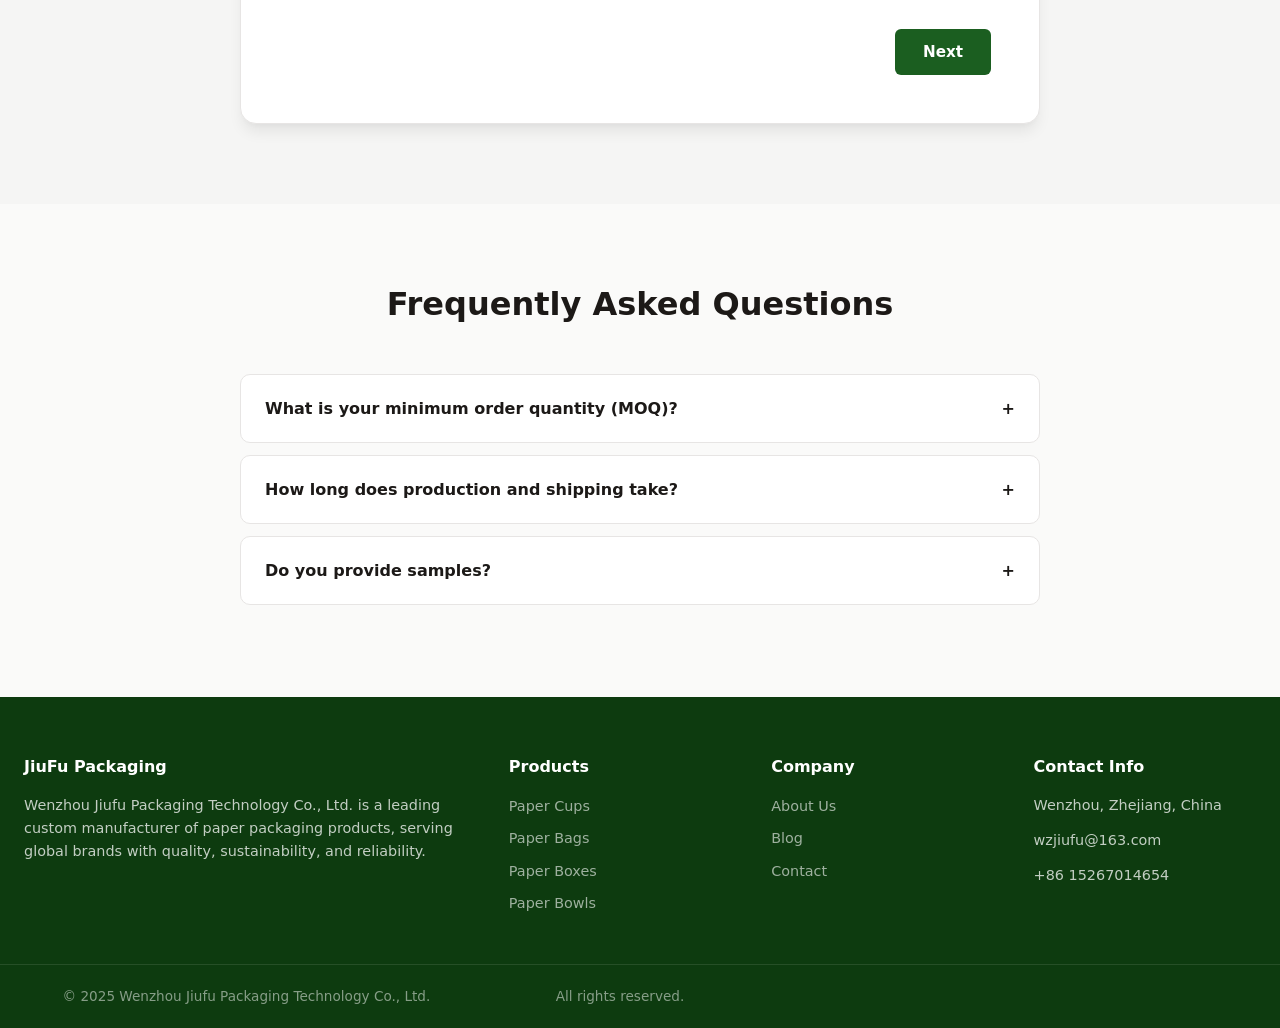
<file: contact.html>
<!DOCTYPE html>
<html lang="en">
<head>
  <meta charset="UTF-8">
  <meta name="viewport" content="width=device-width, initial-scale=1.0">
  <meta name="description" content="Contact Wenzhou Jiufu Packaging for custom paper cups, bags, boxes & bowls. Get a quote within 24 hours. Low MOQ, global shipping.">
  <title>Contact & Quote - Jiufu Packaging</title>
  <link rel="stylesheet" href="style.css">
</head>
<body>

<!-- Navigation -->
<nav class="navbar">
  <div class="container">
    <a href="index.html" class="nav-logo">
      <span style="font-size:1.6rem;">&#9751;</span>
      <div>
        <div style="font-weight:700;color:var(--primary-dark);">JiuFu Packaging</div>
        <span style="font-size:0.75rem;color:var(--text-muted);">Wenzhou Jiufu Packaging Technology Co., Ltd.</span>
      </div>
    </a>
    <div class="nav-links" id="navLinks">
      <a href="index.html" data-i18n="nav_home">Home</a>
      <a href="products.html" data-i18n="nav_products">Products</a>
      <a href="about.html" data-i18n="nav_about">About Us</a>
      <a href="blog.html" data-i18n="nav_blog">Blog</a>
      <a href="contact.html" class="active" data-i18n="nav_contact">Contact</a>
    </div>
    <div class="nav-right">
      <div class="lang-switch">
        <button data-lang="en" class="active">EN</button>
        <button data-lang="zh">中文</button>
      </div>
      <button class="menu-toggle" id="menuToggle" aria-label="Menu">
        <span></span><span></span><span></span>
      </button>
    </div>
  </div>
</nav>

<!-- Page Header -->
<section class="page-header">
  <div class="container">
    <h1 data-i18n="contact_title">Get in Touch</h1>
    <p data-i18n="contact_subtitle">Have a project in mind? We'd love to hear from you.</p>
  </div>
</section>

<!-- Contact Section -->
<section class="section">
  <div class="container">
    <div class="contact-section">
      <!-- Contact Info -->
      <div class="contact-info">
        <h3>JiuFu Packaging</h3>
        <p>We respond to all inquiries within 24 hours. Whether you need a quick quote, sample request, or detailed consultation, we're here to help.</p>
        <div class="info-item">
          <div class="icon">&#128205;</div>
          <div class="info-text">
            <h4 data-i18n="contact_address_title">Address</h4>
            <p>Wenzhou, Zhejiang Province, China</p>
          </div>
        </div>
        <div class="info-item">
          <div class="icon">&#9993;</div>
          <div class="info-text">
            <h4 data-i18n="contact_email_title">Email</h4>
            <p>wzjiufu@163.com</p>
          </div>
        </div>
        <div class="info-item">
          <div class="icon">&#128222;</div>
          <div class="info-text">
            <h4 data-i18n="contact_phone_title">Phone</h4>
            <p>+86 15267014654</p>
          </div>
        </div>
        <div class="info-item">
          <div class="icon">&#128172;</div>
          <div class="info-text">
            <h4 data-i18n="contact_whatsapp_title">WhatsApp</h4>
            <p>+86 15267014654</p>
          </div>
        </div>
      </div>

      <!-- Quick Contact Form -->
      <div class="contact-form" id="contactForm">
        <h3>Send Us a Message</h3>
        <form id="quickContactForm">
          <div class="form-row">
            <div class="form-group">
              <label data-i18n="form_name">Your Name</label>
              <input type="text" required>
            </div>
            <div class="form-group">
              <label data-i18n="form_company">Company Name</label>
              <input type="text">
            </div>
          </div>
          <div class="form-row">
            <div class="form-group">
              <label data-i18n="form_email">Email Address</label>
              <input type="email" required>
            </div>
            <div class="form-group">
              <label data-i18n="form_phone">Phone / WhatsApp</label>
              <input type="tel">
            </div>
          </div>
          <div class="form-group">
            <label data-i18n="form_message">Message / Additional Details</label>
            <textarea rows="5" required></textarea>
          </div>
          <button type="submit" class="btn btn-primary btn-lg" style="width:100%" data-i18n="form_submit">Send Inquiry</button>
        </form>
      </div>
      <div class="form-success" id="formSuccess">
        <div class="icon">&#10004;</div>
        <h3 data-i18n="form_success_title">Thank You!</h3>
        <p data-i18n="form_success_msg">Your inquiry has been received. Our team will get back to you within 24 hours.</p>
        <button class="btn btn-primary mt-3" onclick="document.getElementById('formSuccess').classList.remove('show');document.getElementById('contactForm').style.display='block';" data-i18n="form_success_btn">Submit Another</button>
      </div>
    </div>
  </div>
</section>

<!-- Detailed Quote Form -->
<section class="section section-gray">
  <div class="container">
    <div class="section-header">
      <h2>Request a Detailed Quote</h2>
      <p>Fill in the details below for a precise quotation tailored to your needs.</p>
    </div>

    <div class="quote-form" id="quoteForm">
      <div class="steps-indicator">
        <div class="dot active"></div>
        <div class="dot"></div>
        <div class="dot"></div>
      </div>

      <!-- Step 1: Contact Info -->
      <div class="form-section active">
        <h3 class="mb-3">Step 1: Your Contact Information</h3>
        <div class="form-row">
          <div class="form-group">
            <label data-i18n="form_name">Your Name <span style="color:var(--error)" data-i18n="form_required">*</span></label>
            <input type="text" required placeholder="John Smith">
          </div>
          <div class="form-group">
            <label data-i18n="form_company">Company Name <span style="color:var(--error)" data-i18n="form_required">*</span></label>
            <input type="text" required placeholder="Acme Inc.">
          </div>
        </div>
        <div class="form-row">
          <div class="form-group">
            <label data-i18n="form_email">Email Address <span style="color:var(--error)" data-i18n="form_required">*</span></label>
            <input type="email" required placeholder="john@acme.com">
          </div>
          <div class="form-group">
            <label data-i18n="form_phone">Phone / WhatsApp</label>
            <input type="tel" placeholder="+1 234 567 8900">
          </div>
        </div>
        <div class="form-group">
          <label data-i18n="form_country">Country</label>
          <select>
            <option value="">Select country...</option>
            <option>United States</option>
            <option>Canada</option>
            <option>United Kingdom</option>
            <option>Germany</option>
            <option>France</option>
            <option>Australia</option>
            <option>UAE</option>
            <option>Saudi Arabia</option>
            <option>Other</option>
          </select>
        </div>
      </div>

      <!-- Step 2: Product Details -->
      <div class="form-section">
        <h3 class="mb-3">Step 2: Product & Order Details</h3>
        <div class="form-row">
          <div class="form-group">
            <label data-i18n="form_product">Product Interest <span style="color:var(--error)" data-i18n="form_required">*</span></label>
            <select required>
              <option value="">Select product...</option>
              <option>Paper Coffee Cups</option>
              <option>Paper Bags</option>
              <option>Paper Boxes</option>
              <option>Paper Bowls</option>
              <option>Ice Cream Cups</option>
              <option>Multiple Products</option>
              <option>Other</option>
            </select>
          </div>
          <div class="form-group">
            <label data-i18n="form_quantity">Order Quantity <span style="color:var(--error)" data-i18n="form_required">*</span></label>
            <select required>
              <option value="">Select range...</option>
              <option>500 - 1,000 pcs</option>
              <option>1,000 - 10,000 pcs</option>
              <option>10,000 - 100,000 pcs</option>
              <option>100,000 - 1,000,000 pcs</option>
              <option>1,000,000+ pcs</option>
            </select>
          </div>
        </div>
        <div class="form-group">
          <label data-i18n="form_material">Material Preference</label>
          <select>
            <option value="">Select material...</option>
            <option>Kraft Paper (Brown)</option>
            <option>White Paper</option>
            <option>Coated Paper</option>
            <option>Double Wall / Ripple</option>
            <option>Biodegradable / Compostable</option>
            <option>Not Sure - Need Advice</option>
          </select>
        </div>
        <div class="form-group">
          <label data-i18n="form_printing">Printing Requirements</label>
          <select>
            <option value="">Select printing type...</option>
            <option>Full Color CMYK</option>
            <option>1-2 Colors</option>
            <option>Logo Only</option>
            <option>No Printing (Blank)</option>
            <option>Not Sure - Need Advice</option>
          </select>
        </div>
      </div>

      <!-- Step 3: Additional Info -->
      <div class="form-section">
        <h3 class="mb-3">Step 3: Additional Information</h3>
        <div class="form-group">
          <label>Target Delivery Date</label>
          <input type="date">
        </div>
        <div class="form-group">
          <label>Attach Design File / Reference Image</label>
          <input type="file" style="padding:10px">
        </div>
        <div class="form-group">
          <label data-i18n="form_message">Message / Additional Details</label>
          <textarea rows="4" placeholder="Any specific requirements, design ideas, certifications needed, or special instructions..."></textarea>
        </div>
      </div>

      <!-- Form Navigation -->
      <div class="form-nav">
        <button type="button" class="btn btn-outline" id="quotePrev" style="visibility:hidden">Previous</button>
        <button type="button" class="btn btn-primary" id="quoteNext">Next</button>
        <button type="submit" class="btn btn-accent" id="quoteSubmit" style="display:none">Submit Quote Request</button>
      </div>
    </div>

    <div class="form-success" id="quoteSuccess">
      <div class="icon">&#10004;</div>
      <h3 data-i18n="form_success_title">Thank You!</h3>
      <p data-i18n="form_success_msg">Your inquiry has been received. Our team will get back to you within 24 hours.</p>
    </div>
  </div>
</section>

<!-- FAQ -->
<section class="section">
  <div class="container">
    <div class="section-header">
      <h2 data-i18n="faq_title">Frequently Asked Questions</h2>
    </div>
    <div class="faq-list">
      <div class="faq-item">
        <div class="faq-q">
          <span data-i18n="faq1_q">What is your minimum order quantity (MOQ)?</span>
          <span>+</span>
        </div>
        <div class="faq-a"><p data-i18n="faq1_a">Our MOQ starts from 500 pieces for paper cups and 1,000 pieces for paper bags, depending on the product and customization requirements.</p></div>
      </div>
      <div class="faq-item">
        <div class="faq-q">
          <span data-i18n="faq4_q">How long does production and shipping take?</span>
          <span>+</span>
        </div>
        <div class="faq-a"><p data-i18n="faq4_a">Standard production takes 10-15 days after sample approval. Shipping time varies by destination: 15-25 days by sea, 5-7 days by air.</p></div>
      </div>
      <div class="faq-item">
        <div class="faq-q">
          <span data-i18n="faq5_q">Do you provide samples?</span>
          <span>+</span>
        </div>
        <div class="faq-a"><p data-i18n="faq5_a">Yes, we provide free blank samples. Custom printed samples require a small fee, which is refundable on your first bulk order.</p></div>
      </div>
    </div>
  </div>
</section>

<!-- Footer -->
<footer class="footer">
  <div class="container">
    <div class="footer-col">
      <h4>JiuFu Packaging</h4>
      <p data-i18n="footer_about">Wenzhou Jiufu Packaging Technology Co., Ltd. is a leading custom manufacturer of paper packaging products, serving global brands with quality, sustainability, and reliability.</p>
    </div>
    <div class="footer-col">
      <h4 data-i18n="footer_products">Products</h4>
      <a href="products.html">Paper Cups</a>
      <a href="products.html">Paper Bags</a>
      <a href="products.html">Paper Boxes</a>
      <a href="products.html">Paper Bowls</a>
    </div>
    <div class="footer-col">
      <h4 data-i18n="footer_company">Company</h4>
      <a href="about.html">About Us</a>
      <a href="blog.html">Blog</a>
      <a href="contact.html">Contact</a>
    </div>
    <div class="footer-col">
      <h4 data-i18n="footer_contact">Contact Info</h4>
      <p>Wenzhou, Zhejiang, China</p>
      <p>wzjiufu@163.com</p>
      <p>+86 15267014654</p>
    </div>
  </div>
  <div class="footer-bottom">
    <div class="container">
      &copy; 2025 Wenzhou Jiufu Packaging Technology Co., Ltd. <span data-i18n="footer_copyright">All rights reserved.</span>
    </div>
  </div>
</footer>

<script src="i18n.js"></script>
<script src="main.js"></script>
</body>
</html>
</file>
<file: style.css>
/* ============================================
   Jiufu Packaging - Global Styles
   Brand Colors: Green (eco) + Warm accents
   ============================================ */

:root {
  /* Brand Colors */
  --primary: #1B5E20;
  --primary-light: #2E7D32;
  --primary-dark: #0D3B0F;
  --accent: #D4A843;
  --accent-light: #F0D68A;
  
  /* Neutrals */
  --bg: #FAFAF9;
  --bg-white: #FFFFFF;
  --bg-gray: #F5F5F4;
  --text: #1C1917;
  --text-secondary: #57534E;
  --text-muted: #A8A29E;
  --border: #E7E5E4;
  --border-light: #F0EFEE;
  
  /* Status */
  --success: #16A34A;
  --warning: #F59E0B;
  --error: #DC2626;
  
  /* Spacing */
  --max-width: 1280px;
  --nav-height: 72px;
  
  /* Typography */
  --font-heading: 'Segoe UI', system-ui, -apple-system, sans-serif;
  --font-body: 'Segoe UI', system-ui, -apple-system, sans-serif;
  
  /* Shadows */
  --shadow-sm: 0 1px 2px rgba(0,0,0,0.05);
  --shadow-md: 0 4px 6px -1px rgba(0,0,0,0.07), 0 2px 4px -2px rgba(0,0,0,0.05);
  --shadow-lg: 0 10px 15px -3px rgba(0,0,0,0.08), 0 4px 6px -4px rgba(0,0,0,0.04);
  
  /* Radius */
  --radius-sm: 6px;
  --radius-md: 10px;
  --radius-lg: 16px;
  
  /* Transitions */
  --transition: 0.25s ease;
}

/* ============================================
   Reset & Base
   ============================================ */
*, *::before, *::after {
  box-sizing: border-box;
  margin: 0;
  padding: 0;
}

html {
  scroll-behavior: smooth;
  -webkit-font-smoothing: antialiased;
}

body {
  font-family: var(--font-body);
  font-size: 16px;
  line-height: 1.7;
  color: var(--text);
  background: var(--bg);
}

img {
  max-width: 100%;
  height: auto;
  display: block;
}

a {
  color: var(--primary);
  text-decoration: none;
  transition: color var(--transition);
}
a:hover {
  color: var(--primary-light);
}

ul {
  list-style: none;
}

h1, h2, h3, h4, h5, h6 {
  font-family: var(--font-heading);
  line-height: 1.3;
  color: var(--text);
}

h1 { font-size: 2.75rem; font-weight: 700; }
h2 { font-size: 2rem; font-weight: 700; }
h3 { font-size: 1.5rem; font-weight: 600; }
h4 { font-size: 1.2rem; font-weight: 600; }

@media (max-width: 768px) {
  h1 { font-size: 2rem; }
  h2 { font-size: 1.5rem; }
  h3 { font-size: 1.25rem; }
}

/* ============================================
   Container
   ============================================ */
.container {
  max-width: var(--max-width);
  margin: 0 auto;
  padding: 0 24px;
}

/* ============================================
   Navigation
   ============================================ */
.navbar {
  position: sticky;
  top: 0;
  z-index: 1000;
  background: rgba(255,255,255,0.97);
  backdrop-filter: blur(10px);
  border-bottom: 1px solid var(--border);
  height: var(--nav-height);
}

.navbar .container {
  display: flex;
  align-items: center;
  justify-content: space-between;
  height: 100%;
}

.nav-logo {
  display: flex;
  align-items: center;
  gap: 10px;
  font-weight: 700;
  font-size: 1.2rem;
  color: var(--primary-dark);
}
.nav-logo img { height: 40px; }
.nav-logo span { font-size: 0.9rem; color: var(--text-secondary); }

.nav-links {
  display: flex;
  align-items: center;
  gap: 8px;
}

.nav-links a {
  display: block;
  padding: 8px 16px;
  border-radius: var(--radius-sm);
  font-size: 0.95rem;
  font-weight: 500;
  color: var(--text-secondary);
  transition: all var(--transition);
}
.nav-links a:hover,
.nav-links a.active {
  color: var(--primary);
  background: rgba(27,94,32,0.06);
}

.nav-right {
  display: flex;
  align-items: center;
  gap: 12px;
}

/* Language Switcher */
.lang-switch {
  display: flex;
  border: 1px solid var(--border);
  border-radius: var(--radius-sm);
  overflow: hidden;
}
.lang-switch button {
  padding: 6px 14px;
  border: none;
  background: transparent;
  font-size: 0.85rem;
  font-weight: 500;
  cursor: pointer;
  color: var(--text-muted);
  transition: all var(--transition);
}
.lang-switch button.active {
  background: var(--primary);
  color: white;
}
.lang-switch button:hover:not(.active) {
  color: var(--text);
}

/* Mobile Menu Toggle */
.menu-toggle {
  display: none;
  flex-direction: column;
  gap: 5px;
  background: none;
  border: none;
  cursor: pointer;
  padding: 4px;
}
.menu-toggle span {
  display: block;
  width: 24px;
  height: 2px;
  background: var(--text);
  border-radius: 2px;
  transition: all var(--transition);
}

@media (max-width: 900px) {
  .menu-toggle {
    display: flex;
  }
  .nav-links {
    position: fixed;
    top: var(--nav-height);
    left: 0;
    right: 0;
    background: white;
    flex-direction: column;
    padding: 16px;
    border-bottom: 1px solid var(--border);
    transform: translateY(-100%);
    opacity: 0;
    pointer-events: none;
    transition: all 0.3s ease;
  }
  .nav-links.open {
    transform: translateY(0);
    opacity: 1;
    pointer-events: auto;
  }
}

/* ============================================
   Buttons
   ============================================ */
.btn {
  display: inline-flex;
  align-items: center;
  justify-content: center;
  gap: 8px;
  padding: 12px 28px;
  border-radius: var(--radius-sm);
  font-size: 0.95rem;
  font-weight: 600;
  border: none;
  cursor: pointer;
  transition: all var(--transition);
  font-family: var(--font-body);
}

.btn-primary {
  background: var(--primary);
  color: white;
}
.btn-primary:hover {
  background: var(--primary-light);
  color: white;
  transform: translateY(-1px);
  box-shadow: var(--shadow-md);
}

.btn-accent {
  background: var(--accent);
  color: white;
}
.btn-accent:hover {
  background: #C4963A;
  color: white;
  transform: translateY(-1px);
  box-shadow: var(--shadow-md);
}

.btn-outline {
  background: transparent;
  border: 2px solid var(--primary);
  color: var(--primary);
}
.btn-outline:hover {
  background: var(--primary);
  color: white;
}

.btn-white {
  background: white;
  color: var(--primary);
}
.btn-white:hover {
  background: #f0f0f0;
}

.btn-sm { padding: 8px 18px; font-size: 0.85rem; }
.btn-lg { padding: 16px 36px; font-size: 1.05rem; }

/* ============================================
   Hero Section
   ============================================ */
.hero {
  padding: 80px 0 60px;
  background: linear-gradient(135deg, #E8F5E9 0%, #F1F8E9 40%, #FFF8E1 100%);
  position: relative;
  overflow: hidden;
}

.hero::before {
  content: '';
  position: absolute;
  top: -50%;
  right: -20%;
  width: 600px;
  height: 600px;
  background: radial-gradient(circle, rgba(27,94,32,0.06) 0%, transparent 70%);
  border-radius: 50%;
}

.hero .container {
  position: relative;
  z-index: 1;
}

.hero-content {
  display: grid;
  grid-template-columns: 1fr 1fr;
  gap: 60px;
  align-items: center;
}

.hero-text h1 {
  font-size: 2.75rem;
  margin-bottom: 20px;
  color: var(--primary-dark);
}
.hero-text h1 .highlight {
  color: var(--primary);
  border-bottom: 3px solid var(--accent);
}

.hero-text p {
  font-size: 1.15rem;
  color: var(--text-secondary);
  margin-bottom: 32px;
  max-width: 500px;
}

.hero-actions {
  display: flex;
  gap: 16px;
  flex-wrap: wrap;
}

.hero-stats {
  display: flex;
  gap: 24px;
  margin-top: 40px;
  padding-top: 24px;
  border-top: 1px solid rgba(0,0,0,0.08);
}

.stat-item h3 {
  font-size: 1.75rem;
  color: var(--primary);
  margin-bottom: 4px;
}
.stat-item p {
  font-size: 0.85rem;
  color: var(--text-muted);
  margin: 0;
}

.hero-image {
  display: flex;
  justify-content: center;
  align-items: center;
}

.hero-image .img-placeholder {
  width: 100%;
  max-width: 480px;
  aspect-ratio: 4/3;
  background: white;
  border-radius: var(--radius-lg);
  box-shadow: var(--shadow-lg);
  display: flex;
  align-items: center;
  justify-content: center;
  font-size: 2rem;
  color: var(--text-muted);
  position: relative;
  overflow: hidden;
}
.hero-image .img-placeholder .label {
  position: absolute;
  bottom: 16px;
  font-size: 0.85rem;
  color: var(--text-muted);
  background: rgba(0,0,0,0.04);
  padding: 4px 12px;
  border-radius: 100px;
}

@media (max-width: 768px) {
  .hero {
    padding: 40px 0;
  }
  .hero-content {
    grid-template-columns: 1fr;
    gap: 32px;
  }
  .hero-image {
    order: -1;
  }
  .hero-image .img-placeholder {
    aspect-ratio: 16/9;
  }
  .hero-text h1 {
    font-size: 2rem;
  }
}

/* ============================================
   Section Styles
   ============================================ */
.section {
  padding: 80px 0;
}

.section-header {
  text-align: center;
  margin-bottom: 48px;
}

.section-header h2 {
  margin-bottom: 12px;
}

.section-header p {
  color: var(--text-secondary);
  max-width: 600px;
  margin: 0 auto;
}

.section-gray {
  background: var(--bg-gray);
}

/* ============================================
   Product Grid
   ============================================ */
.product-grid {
  display: grid;
  grid-template-columns: repeat(auto-fill, minmax(280px, 1fr));
  gap: 24px;
}

.product-card {
  background: white;
  border-radius: var(--radius-md);
  overflow: hidden;
  box-shadow: var(--shadow-sm);
  border: 1px solid var(--border-light);
  transition: all var(--transition);
  display: flex;
  flex-direction: column;
}
.product-card .product-body {
  flex: 1;
}
.product-card:hover {
  box-shadow: var(--shadow-lg);
  transform: translateY(-2px);
}

.product-card .product-img {
  width: 100%;
  aspect-ratio: 1;
  background: var(--bg-gray);
  display: flex;
  align-items: center;
  justify-content: center;
  color: var(--text-muted);
  font-size: 1rem;
  position: relative;
  overflow: hidden;
}

.product-card .product-img img {
  width: 100%;
  height: 100%;
  object-fit: cover;
}

.product-card .product-img .category-tag {
  position: absolute;
  top: 12px;
  left: 12px;
  background: var(--primary);
  color: white;
  font-size: 0.75rem;
  padding: 4px 12px;
  border-radius: 100px;
  font-weight: 500;
}

.product-card .product-body {
  padding: 20px;
}

.product-card .product-body h3 {
  font-size: 1.1rem;
  margin-bottom: 8px;
}

.product-card .product-body .product-specs {
  font-size: 0.85rem;
  color: var(--text-muted);
  margin-bottom: 12px;
}

.product-card .product-body .product-specs span {
  margin-right: 12px;
}

.product-card .product-footer {
  display: flex;
  align-items: center;
  justify-content: space-between;
  padding: 0 20px 20px;
}

.product-card .product-footer .price {
  font-weight: 700;
  color: var(--primary);
  font-size: 1.1rem;
}

/* Category Filter */
.category-filter {
  display: flex;
  flex-wrap: wrap;
  gap: 8px;
  justify-content: center;
  margin-bottom: 32px;
}

.category-filter button {
  padding: 8px 20px;
  border: 1px solid var(--border);
  background: white;
  border-radius: 100px;
  font-size: 0.9rem;
  cursor: pointer;
  transition: all var(--transition);
  color: var(--text-secondary);
}
.category-filter button:hover,
.category-filter button.active {
  background: var(--primary);
  color: white;
  border-color: var(--primary);
}

/* ============================================
   Features / Highlights
   ============================================ */
.features-grid {
  display: grid;
  grid-template-columns: repeat(auto-fit, minmax(260px, 1fr));
  gap: 24px;
}

.feature-card {
  background: white;
  padding: 32px;
  border-radius: var(--radius-md);
  box-shadow: var(--shadow-sm);
  border: 1px solid var(--border-light);
  text-align: center;
  transition: all var(--transition);
}
.feature-card:hover {
  box-shadow: var(--shadow-md);
}

.feature-card .feature-icon {
  width: 56px;
  height: 56px;
  margin: 0 auto 16px;
  background: var(--bg-gray);
  border-radius: var(--radius-sm);
  display: flex;
  align-items: center;
  justify-content: center;
  font-size: 1.5rem;
}

.feature-card h3 {
  font-size: 1.1rem;
  margin-bottom: 8px;
}

.feature-card p {
  font-size: 0.9rem;
  color: var(--text-secondary);
}

/* ============================================
   Stats Banner
   ============================================ */
.stats-banner {
  background: var(--primary-dark);
  padding: 48px 0;
}

.stats-banner .container {
  display: grid;
  grid-template-columns: repeat(auto-fit, minmax(180px, 1fr));
  gap: 32px;
  text-align: center;
}

.stats-banner .stat h3 {
  font-size: 2rem;
  color: var(--accent-light);
  margin-bottom: 8px;
}
.stats-banner .stat p {
  color: rgba(255,255,255,0.8);
  font-size: 0.9rem;
}

/* ============================================
   Contact/Form
   ============================================ */
.contact-section {
  display: grid;
  grid-template-columns: 1fr 1.2fr;
  gap: 48px;
  align-items: start;
}

.contact-info {
  padding: 40px;
  background: var(--primary-dark);
  border-radius: var(--radius-lg);
  color: white;
}

.contact-info h3 {
  color: white;
  margin-bottom: 16px;
}

.contact-info p {
  color: rgba(255,255,255,0.75);
  margin-bottom: 24px;
  font-size: 0.95rem;
}

.contact-info .info-item {
  display: flex;
  gap: 12px;
  align-items: flex-start;
  margin-bottom: 16px;
}

.contact-info .info-item .icon {
  font-size: 1.2rem;
  flex-shrink: 0;
  margin-top: 2px;
}

.contact-info .info-item .info-text h4 {
  color: white;
  font-size: 0.95rem;
  margin-bottom: 2px;
}
.contact-info .info-item .info-text p {
  font-size: 0.85rem;
  margin: 0;
}

.contact-form {
  background: white;
  padding: 40px;
  border-radius: var(--radius-lg);
  box-shadow: var(--shadow-md);
  border: 1px solid var(--border);
}

.contact-form h3 {
  margin-bottom: 24px;
}

.form-group {
  margin-bottom: 20px;
}

.form-group label {
  display: block;
  font-size: 0.9rem;
  font-weight: 600;
  margin-bottom: 6px;
  color: var(--text-secondary);
}

.form-group input,
.form-group textarea,
.form-group select {
  width: 100%;
  padding: 12px 16px;
  border: 1px solid var(--border);
  border-radius: var(--radius-sm);
  font-size: 0.95rem;
  font-family: var(--font-body);
  transition: border-color var(--transition);
  background: white;
}
.form-group input:focus,
.form-group textarea:focus,
.form-group select:focus {
  outline: none;
  border-color: var(--primary);
  box-shadow: 0 0 0 3px rgba(27,94,32,0.1);
}

.form-row {
  display: grid;
  grid-template-columns: 1fr 1fr;
  gap: 16px;
}

@media (max-width: 768px) {
  .contact-section {
    grid-template-columns: 1fr;
  }
  .form-row {
    grid-template-columns: 1fr;
  }
}

/* ============================================
   About Page
   ============================================ */
.about-hero {
  padding: 60px 0;
  text-align: center;
}

.about-hero h1 {
  margin-bottom: 16px;
}

.about-content {
  display: grid;
  grid-template-columns: 1fr 1fr;
  gap: 48px;
  align-items: center;
  margin-bottom: 60px;
}

.about-content.reverse {
  direction: rtl;
}
.about-content.reverse > * {
  direction: ltr;
}

.about-image {
  background: var(--bg-gray);
  border-radius: var(--radius-lg);
  aspect-ratio: 4/3;
  display: flex;
  align-items: center;
  justify-content: center;
  color: var(--text-muted);
  font-size: 1rem;
}

.about-text h2 {
  margin-bottom: 16px;
}

.about-text p {
  color: var(--text-secondary);
  margin-bottom: 12px;
}

/* Certificate Grid */
.cert-grid {
  display: grid;
  grid-template-columns: repeat(auto-fill, minmax(200px, 1fr));
  gap: 16px;
}

.cert-item {
  background: white;
  padding: 24px;
  border-radius: var(--radius-md);
  text-align: center;
  border: 1px solid var(--border);
  transition: all var(--transition);
}
.cert-item:hover {
  box-shadow: var(--shadow-md);
}

.cert-item .cert-icon {
  font-size: 2rem;
  margin-bottom: 12px;
  color: var(--primary);
}

.cert-item h4 {
  font-size: 0.95rem;
  margin-bottom: 4px;
}
.cert-item p {
  font-size: 0.8rem;
  color: var(--text-muted);
}

/* ============================================
   Blog
   ============================================ */
.blog-grid {
  display: grid;
  grid-template-columns: repeat(auto-fill, minmax(360px, 1fr));
  gap: 24px;
}

.blog-card {
  background: white;
  border-radius: var(--radius-md);
  overflow: hidden;
  box-shadow: var(--shadow-sm);
  border: 1px solid var(--border-light);
  transition: all var(--transition);
}
.blog-card:hover {
  box-shadow: var(--shadow-lg);
  transform: translateY(-2px);
}

.blog-card .blog-img {
  width: 100%;
  aspect-ratio: 16/9;
  background: var(--bg-gray);
  display: flex;
  align-items: center;
  justify-content: center;
  color: var(--text-muted);
  font-size: 0.9rem;
}

.blog-card .blog-body {
  padding: 24px;
}

.blog-card .blog-body .blog-meta {
  display: flex;
  gap: 12px;
  font-size: 0.8rem;
  color: var(--text-muted);
  margin-bottom: 8px;
}

.blog-card .blog-body h3 {
  font-size: 1.2rem;
  margin-bottom: 8px;
  line-height: 1.4;
}

.blog-card .blog-body p {
  font-size: 0.9rem;
  color: var(--text-secondary);
  line-height: 1.6;
  display: -webkit-box;
  -webkit-line-clamp: 3;
  -webkit-box-orient: vertical;
  overflow: hidden;
}

/* ============================================
   Footer
   ============================================ */
.footer {
  background: var(--primary-dark);
  color: rgba(255,255,255,0.75);
  padding: 60px 0 0;
}

.footer .container {
  display: grid;
  grid-template-columns: 2fr 1fr 1fr 1fr;
  gap: 40px;
}

.footer-col h4 {
  color: white;
  font-size: 1rem;
  margin-bottom: 16px;
}

.footer-col p {
  font-size: 0.9rem;
  margin-bottom: 12px;
  line-height: 1.6;
}

.footer-col a {
  display: block;
  color: rgba(255,255,255,0.6);
  font-size: 0.9rem;
  margin-bottom: 8px;
  transition: color var(--transition);
}
.footer-col a:hover {
  color: white;
}

.footer-bottom {
  border-top: 1px solid rgba(255,255,255,0.1);
  margin-top: 40px;
  padding: 20px 0;
  text-align: center;
  font-size: 0.85rem;
  color: rgba(255,255,255,0.5);
}

@media (max-width: 768px) {
  .footer .container {
    grid-template-columns: 1fr 1fr;
  }
}

@media (max-width: 480px) {
  .footer .container {
    grid-template-columns: 1fr;
  }
}

/* ============================================
   Page Header
   ============================================ */
.page-header {
  background: linear-gradient(135deg, #E8F5E9 0%, #F1F8E9 100%);
  padding: 48px 0;
  text-align: center;
}
.page-header h1 {
  margin-bottom: 8px;
}
.page-header p {
  color: var(--text-secondary);
  font-size: 1.05rem;
}

/* ============================================
   Breadcrumb
   ============================================ */
.breadcrumb {
  display: flex;
  gap: 8px;
  font-size: 0.85rem;
  color: var(--text-muted);
  margin-bottom: 8px;
}
.breadcrumb a {
  color: var(--text-muted);
}
.breadcrumb a:hover {
  color: var(--primary);
}
.breadcrumb .sep {
  color: var(--border);
}

/* ============================================
   Process Steps
   ============================================ */
.process-steps {
  display: grid;
  grid-template-columns: repeat(auto-fit, minmax(220px, 1fr));
  gap: 24px;
  counter-reset: step;
}

.process-step {
  position: relative;
  padding: 32px 24px;
  background: white;
  border-radius: var(--radius-md);
  box-shadow: var(--shadow-sm);
  border: 1px solid var(--border-light);
  text-align: center;
}

.process-step::before {
  counter-increment: step;
  content: counter(step);
  display: flex;
  align-items: center;
  justify-content: center;
  width: 40px;
  height: 40px;
  margin: 0 auto 16px;
  background: var(--primary);
  color: white;
  font-weight: 700;
  font-size: 1.1rem;
  border-radius: 50%;
}

.process-step h4 {
  margin-bottom: 8px;
}

.process-step p {
  font-size: 0.9rem;
  color: var(--text-secondary);
}

/* ============================================
   CTA Section
   ============================================ */
.cta-section {
  background: linear-gradient(135deg, var(--primary) 0%, var(--primary-dark) 100%);
  padding: 64px 0;
  text-align: center;
  color: white;
}

.cta-section h2 {
  color: white;
  margin-bottom: 12px;
}

.cta-section p {
  color: rgba(255,255,255,0.8);
  max-width: 500px;
  margin: 0 auto 24px;
}

/* ============================================
   Clients / Partners Logo Grid
   ============================================ */
.clients-grid {
  display: grid;
  grid-template-columns: repeat(auto-fill, minmax(140px, 1fr));
  gap: 24px;
  align-items: center;
}

.client-item {
  background: white;
  border-radius: var(--radius-sm);
  padding: 20px;
  border: 1px solid var(--border-light);
  display: flex;
  align-items: center;
  justify-content: center;
  aspect-ratio: 3/2;
  color: var(--text-muted);
  font-size: 0.85rem;
  font-weight: 600;
}

/* ============================================
   Product Detail
   ============================================ */
.product-detail {
  display: grid;
  grid-template-columns: 1fr 1fr;
  gap: 48px;
}

.product-detail .product-gallery {
  background: var(--bg-gray);
  border-radius: var(--radius-lg);
  aspect-ratio: 1;
  display: flex;
  align-items: center;
  justify-content: center;
  color: var(--text-muted);
  font-size: 1rem;
}

.product-detail .product-info h1 {
  font-size: 2rem;
  margin-bottom: 12px;
}

.product-detail .product-info .price-tag {
  font-size: 1.5rem;
  font-weight: 700;
  color: var(--primary);
  margin-bottom: 16px;
}

.product-detail .product-info .specs-table {
  width: 100%;
  margin-bottom: 24px;
  border-collapse: collapse;
}

.product-detail .product-info .specs-table td {
  padding: 10px 0;
  border-bottom: 1px solid var(--border-light);
  font-size: 0.9rem;
}

.product-detail .product-info .specs-table td:first-child {
  font-weight: 600;
  color: var(--text-secondary);
  width: 140px;
}

@media (max-width: 768px) {
  .product-detail {
    grid-template-columns: 1fr;
  }
}

/* ============================================
   FAQ
   ============================================ */
.faq-list {
  max-width: 800px;
  margin: 0 auto;
}

.faq-item {
  background: white;
  border: 1px solid var(--border);
  border-radius: var(--radius-md);
  margin-bottom: 12px;
  overflow: hidden;
}

.faq-item .faq-q {
  padding: 20px 24px;
  font-weight: 600;
  cursor: pointer;
  display: flex;
  justify-content: space-between;
  align-items: center;
  transition: background var(--transition);
}
.faq-item .faq-q:hover {
  background: var(--bg-gray);
}

.faq-item .faq-a {
  padding: 0 24px 20px;
  font-size: 0.95rem;
  color: var(--text-secondary);
  display: none;
}
.faq-item.open .faq-a {
  display: block;
}

/* ============================================
   Utility Classes
   ============================================ */
.text-center { text-align: center; }
.mt-1 { margin-top: 8px; }
.mt-2 { margin-top: 16px; }
.mt-3 { margin-top: 24px; }
.mt-4 { margin-top: 32px; }
.mt-5 { margin-top: 48px; }
.mb-1 { margin-bottom: 8px; }
.mb-2 { margin-bottom: 16px; }
.mb-3 { margin-bottom: 24px; }
.mb-4 { margin-bottom: 32px; }
.mb-5 { margin-bottom: 48px; }

/* Language visibility control — only for explicit content blocks */
[data-lang-block] { display: none; }
[data-lang-block].active { display: block; }
[data-lang-inline].active { display: inline; }
[data-lang-flex].active { display: flex; }
[data-lang-grid].active { display: grid; }

/* ============================================
   Animations
   ============================================ */
@keyframes fadeInUp {
  from {
    opacity: 0;
    transform: translateY(20px);
  }
  to {
    opacity: 1;
    transform: translateY(0);
  }
}

.animate {
  animation: fadeInUp 0.6s ease forwards;
}

/* ============================================
   Custom Quote Form
   ============================================ */
.quote-form {
  max-width: 800px;
  margin: 0 auto;
  background: white;
  padding: 48px;
  border-radius: var(--radius-lg);
  box-shadow: var(--shadow-lg);
  border: 1px solid var(--border);
}

.quote-form .steps-indicator {
  display: flex;
  justify-content: center;
  gap: 8px;
  margin-bottom: 32px;
}

.quote-form .steps-indicator .dot {
  width: 12px;
  height: 12px;
  border-radius: 50%;
  background: var(--border);
}
.quote-form .steps-indicator .dot.active {
  background: var(--primary);
}

.quote-form .form-section {
  display: none;
}
.quote-form .form-section.active {
  display: block;
}

.quote-form .form-nav {
  display: flex;
  justify-content: space-between;
  gap: 12px;
  margin-top: 32px;
}

/* ============================================
   Success / Notification
   ============================================ */
.form-success {
  display: none;
  text-align: center;
  padding: 40px;
}
.form-success.show {
  display: block;
}
.form-success .icon {
  font-size: 3rem;
  margin-bottom: 16px;
}
.form-success h3 {
  margin-bottom: 8px;
}
.form-success p {
  color: var(--text-secondary);
}

/* ============================================
   Blog Article
   ============================================ */
.article-content {
  max-width: 800px;
  margin: 0 auto;
  font-size: 1.05rem;
  line-height: 1.8;
}

.article-content h2 {
  font-size: 1.5rem;
  margin-top: 40px;
  margin-bottom: 16px;
}
.article-content h3 {
  font-size: 1.2rem;
  margin-top: 32px;
  margin-bottom: 12px;
}
.article-content p {
  margin-bottom: 16px;
  color: var(--text-secondary);
}
.article-content ul {
  margin: 16px 0 16px 24px;
  list-style: disc;
  color: var(--text-secondary);
}
.article-content ul li {
  margin-bottom: 8px;
}
.article-content blockquote {
  border-left: 4px solid var(--primary);
  padding-left: 20px;
  margin: 24px 0;
  color: var(--text-secondary);
  font-style: italic;
  background: var(--bg-gray);
  padding: 16px 20px;
  border-radius: 0 var(--radius-sm) var(--radius-sm) 0;
}
</file>
